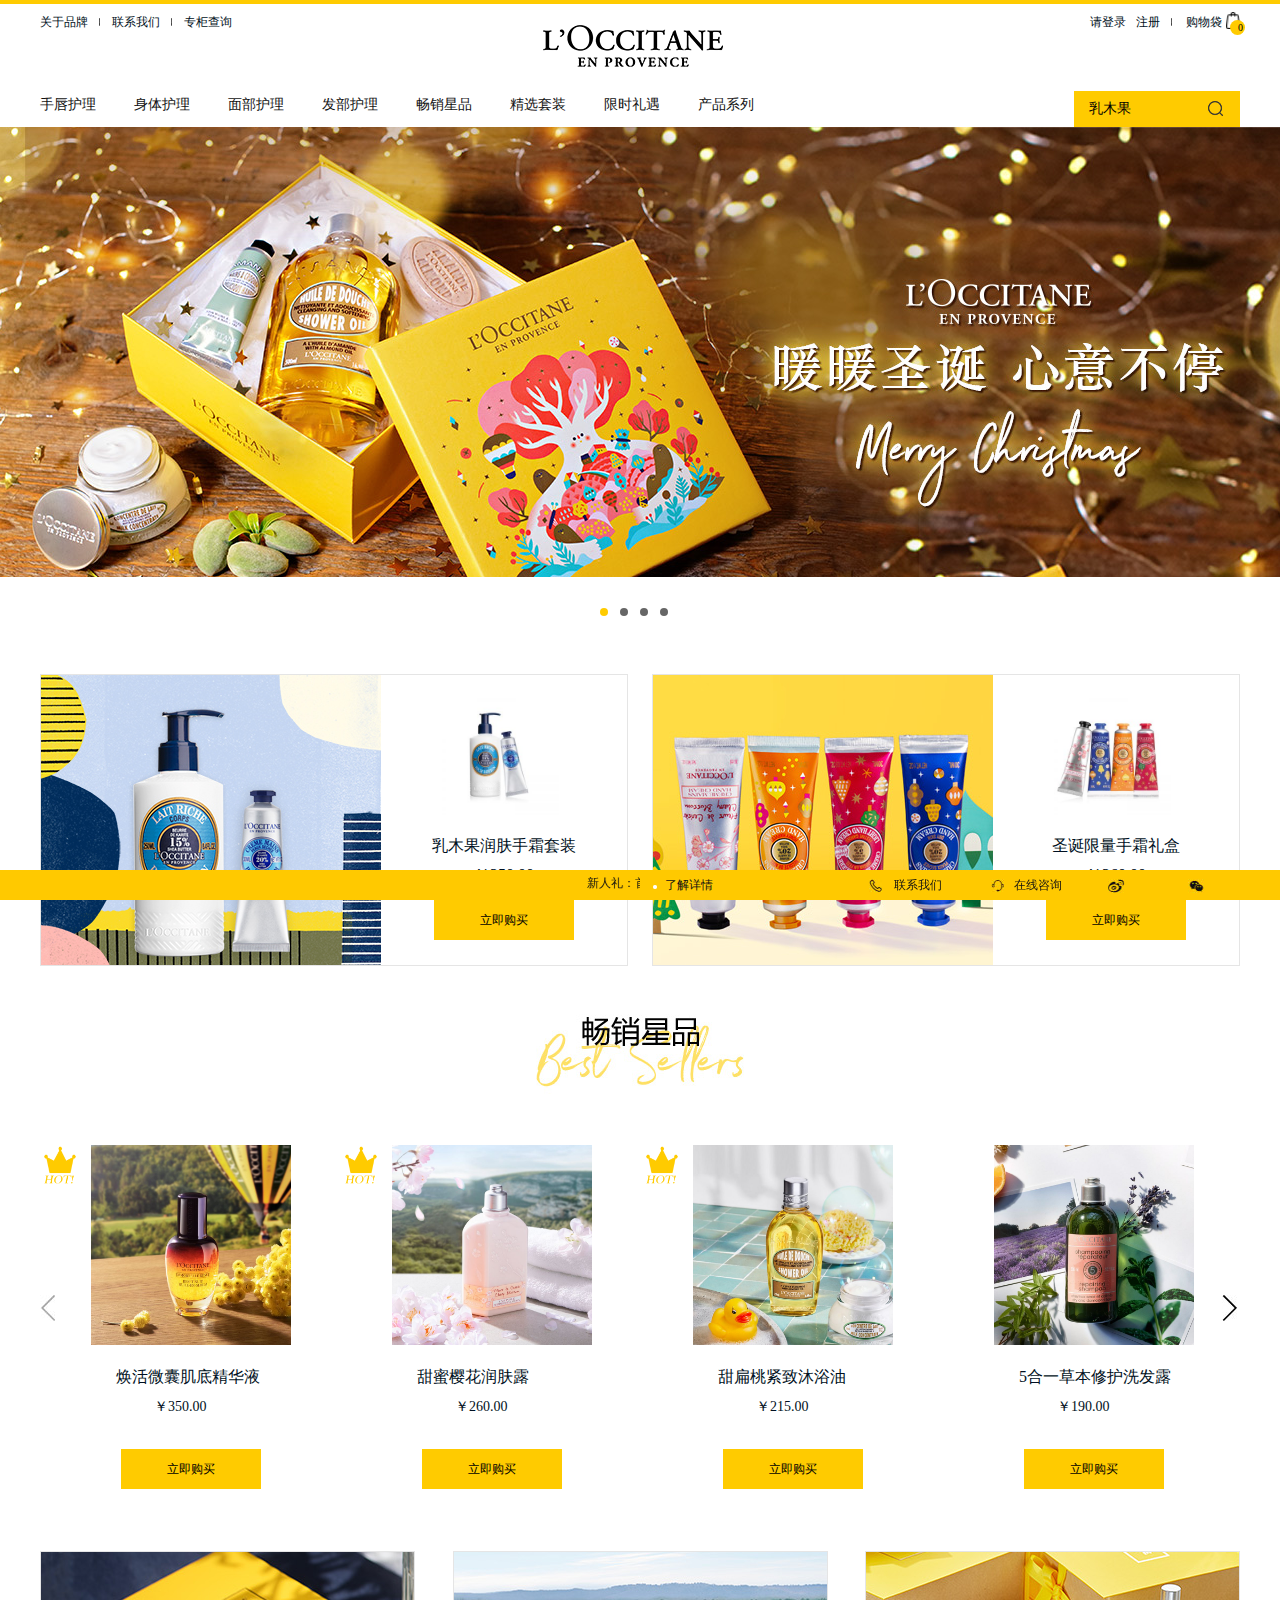
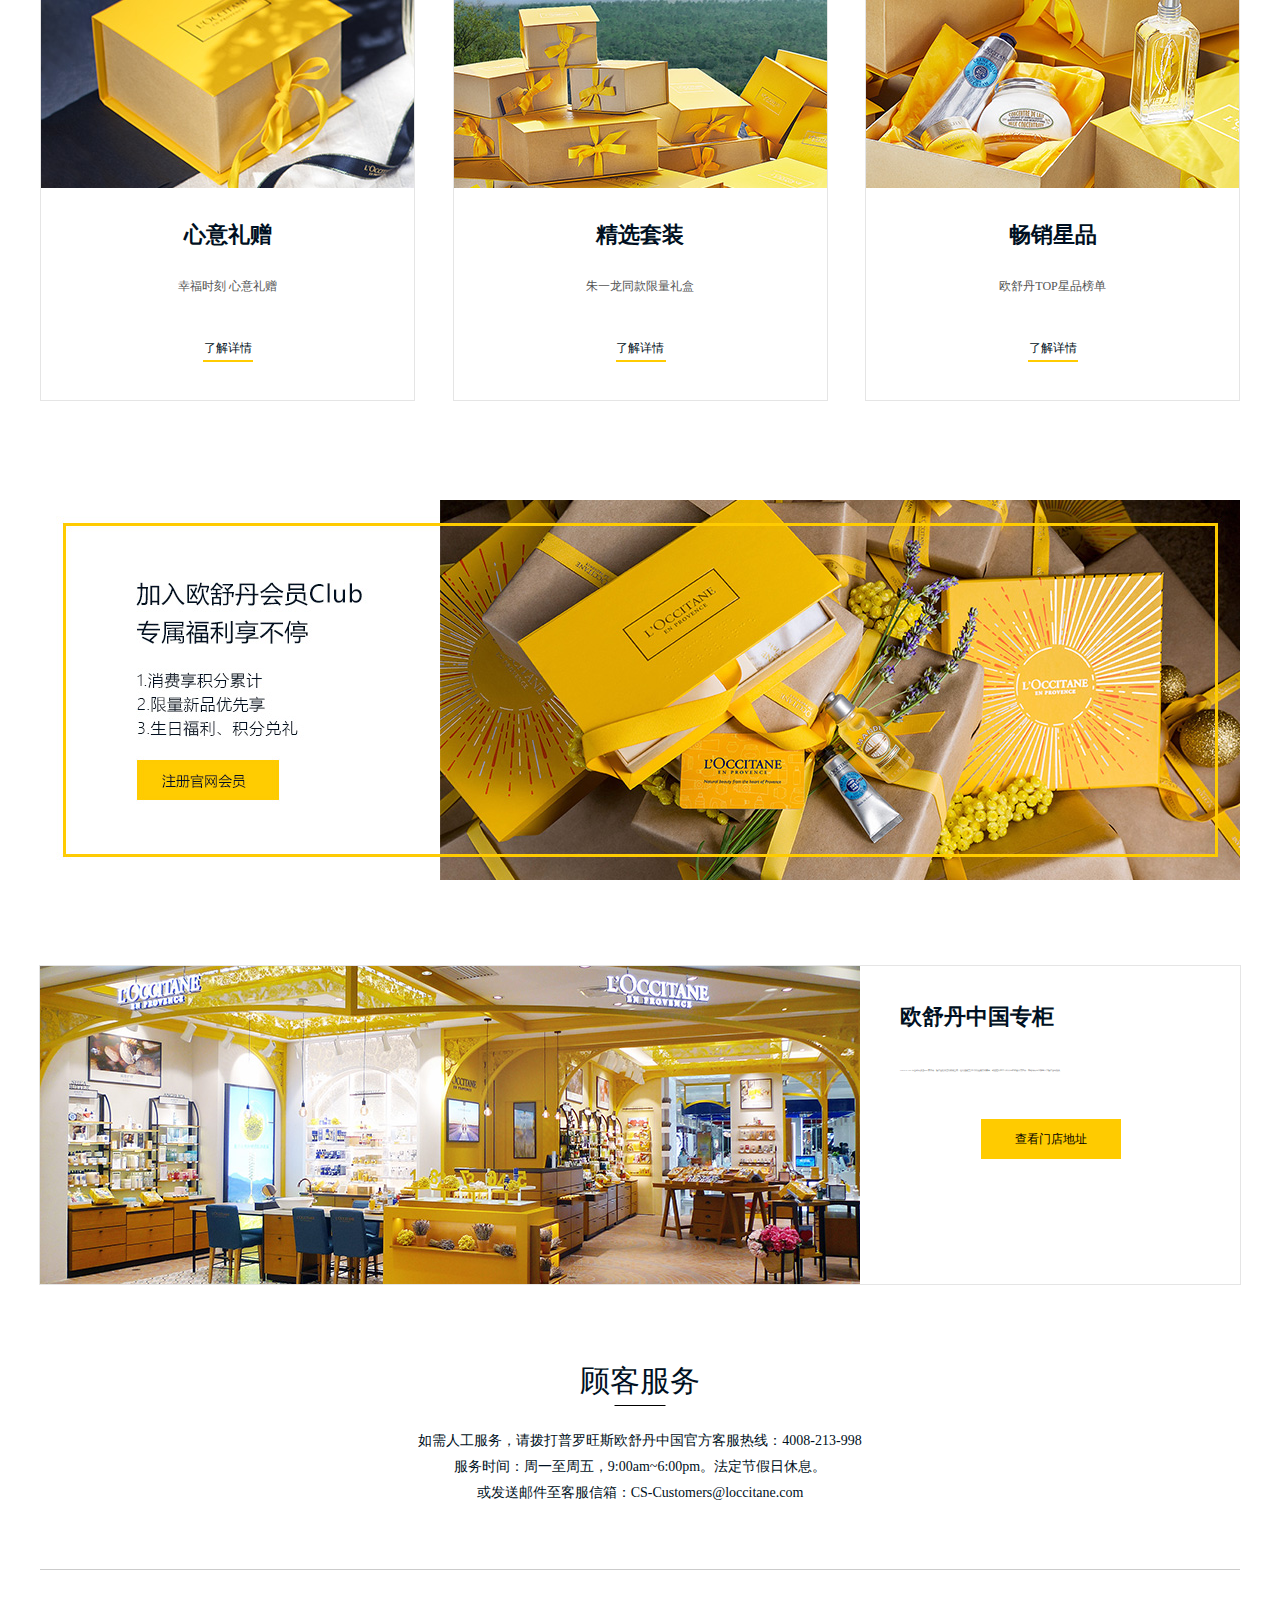
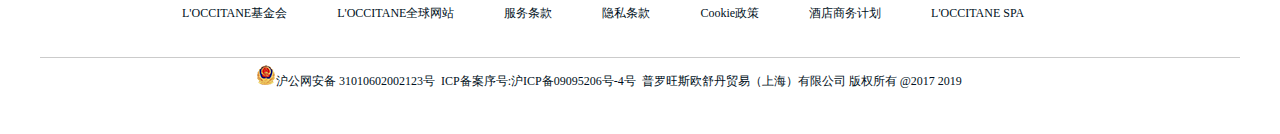
<file: index.html>
<!doctype html>
<html lang="en">
<head>
	<meta charset="UTF-8">
	<title>L'OCCITANE 欧舒丹官网|法国天然植物护肤保养品牌</title>
	<link rel="shortcut icon" href="img/icon.ico" />
	<link rel="stylesheet" href="Common/common.css">
	<link rel="stylesheet" href="css/index.css">
</head>
<body>
	<!-- header -->
	<header>	
	</header>
	<!-- 吸顶效果 -->
	<div class="ScrollTopBox">
	</div>
	<!-- 二级菜单 -->
	<div class="second1">	
	</div>
	<!-- banner----->
	<div class="banner">
	<!-- 图片盒子（轮播的图片） -->
	     <!-- 可视窗口的宽度 -->
		<div class="slice">
			<!-- 存放让图片排列在一行的盒子 -->
			 <div class="sliceBox">
				 <!-- 为了实现无缝连接，多放两张图片 -->
				<!-- 最后一张 -->
				<div class="sliceItem"><img src="img/3.jpg"></div>
				<!-- 显示的图片 -->
				<div class="sliceItem"><img src="img/0.jpg"></div>
				<div class="sliceItem"><img src="img/1.jpg"></div>
				<div class="sliceItem"><img src="img/2.jpg"></div>
				<div class="sliceItem"><img src="img/3.jpg"></div>
				<!-- 第一张 -->
				<div class="sliceItem"><img src="img/0.jpg"></div>
				
			</div>
		</div>
		<div class="bannerDot">
			<div class="dotBox">
				<div class="dot firstDot"></div>
				<div class="dot"></div>
				<div class="dot"></div>
				<div class="dot"></div>
			</div>
		</div>
	</div>
	<!-- ImageList -->
	<div class="ImageListBox">
		<div class="ProductBody">
			<div class="ProductBigBody">
				<img src="img/i1.jpg" alt="">
				<div class="smallBox">
					<div class="handSeri">
						<img src="img/s1.jpg" alt="">
					</div>
					<a href="">乳木果润肤手霜套装</a>
					<p>￥350.00</p>
					<div class="Salebtn">
						立即购买
					</div>
				</div>
			</div>
			<div class="ProductBigBody">
				<img src="img/i2.jpg" alt="">
				<div class="smallBox">
					<div class="handSeri">
						<img src="img/s2.jpg" alt="">
					</div>
					<a href="">圣诞限量手霜礼盒</a>
					<p>￥360.00</p>
					<div class="Salebtn">
						立即购买
					</div>
				</div>
			</div>
		</div>
	</div>
	<!-- Hot -->
	<div class="hotBox">
		<div class="hot">
			<p class="hotTitle">
				<img src="img/Title.jpg" alt="">
			</p>
			<div class="hotStar">
				<div class="hotStarBox">
					<div class="starBox">
						<img src="img/star.jpg" alt="" class="hotIcon">
						<img src="img/leftArrow.jpg" alt="" class="leftArrow">
					    <img src="img/hot1.jpg" alt=""  class="hotPic">
					</div>
					<a href="">焕活微囊肌底精华液</a>
					<p>￥350.00</p>
					<div class="Starbtn">
						立即购买
					</div>
				</div>
				<div class="hotStarBox">
					<div class="starBox">
						<img src="img/star.jpg" alt="" class="hotIcon">
					    <img src="img/hot2.jpg" alt=""  class="hotPic">
					</div>
					<a href="">甜蜜樱花润肤露</a>
					<p>￥260.00</p>
					<div class="Starbtn">
						立即购买
					</div>
				</div>
				<div class="hotStarBox">
					<div class="starBox">
						<img src="img/star.jpg" alt="" class="hotIcon">
					    <img src="img/hot3.jpg" alt=""  class="hotPic">
					</div>
					<a href="">甜扁桃紧致沐浴油 </a>
					<p>￥215.00</p>
					<div class="Starbtn">
						立即购买
					</div>
				</div>
				<div class="hotStarBox">
					<div class="starBox">
					    <img src="img/hot4.jpg" alt=""  class="hotPic">
						<img src="img/rightArrow.jpg" alt="" class="rightArrow">
					</div>
					<a href="">5合一草本修护洗发露</a>
					<p>￥190.00</p>
					<div class="Starbtn">
						立即购买
					</div>
				</div>
				<div class="hotStarBox">
					<div class="starBox">
					    <img src="img/hot4.jpg" alt=""  class="hotPic">
						<img src="img/LArrow.jpg" alt="" class="leftArrow">
					</div>
					<a href="">5合一草本修护洗发露</a>
					<p>￥190.00</p>
					<div class="Starbtn">
						立即购买
					</div>
				</div>
				<div class="hotStarBox">
						<div class="starBox">
							<img src="img/star.jpg" alt="" class="hotIcon">
						    <img src="img/hot5.jpg" alt=""  class="hotPic">
						</div>
						<a href="">甜蜜樱花润肤露</a>
						<p>￥260.00</p>
						<div class="Starbtn">
							立即购买
						</div>
					</div>
				<div class="hotStarBox">
					<div class="starBox">
						<img src="img/star.jpg" alt="" class="hotIcon">
						<img src="img/hot6.jpg" alt=""  class="hotPic">
					</div>
					<a href="">甜扁桃紧致沐浴油 </a>
					<p>￥215.00</p>
					<div class="Starbtn">
						立即购买
					</div>
				</div>
				<div class="hotStarBox">
						<div class="starBox">
							<img src="img/star.jpg" alt="" class="hotIcon">
							<img src="img/RArrow.jpg" alt="" class="rightArrow">
						    <img src="img/hot7.jpg" alt=""  class="hotPic">
						</div>
						<a href="">焕活微囊肌底精华液</a>
						<p>￥350.00</p>
						<div class="Starbtn">
							立即购买
						</div>
					</div>
				</div>
			</div>
		</div>
	</div>
	<!-- Gift -->
	<div class="GiftBox">
		<div class="Gift">
			<div class="giftSmBox">
				<img src="img/gift1.jpg" alt="">
				<div class="giftDes">
					<h2 class="giftH">心意礼赠</h2>
					<p class="giftP">幸福时刻 心意礼赠</p>
					<p class="giftDetail">了解详情</p>
				</div>
			</div>
			<div class="giftSmBox">
				<img src="img/gift2.jpg" alt="">
				<div class="giftDes">
					<h2 class="giftH">精选套装</h2>
					<p class="giftP">朱一龙同款限量礼盒</p>
					<p class="giftDetail">了解详情</p>
				</div>
			</div>
			<div class="giftSmBox">
				<img src="img/gift3.jpg" alt="">
				<div class="giftDes">
					<h2 class="giftH">畅销星品</h2>
					<p class="giftP">欧舒丹TOP星品榜单</p>
					<p class="giftDetail">了解详情</p>
				</div>
			</div>
		</div>
	</div>
	<!-- Club -->
	<div class="clubBox">
		<div class="club">
			<img src="img/offical.jpg" alt="">
		</div>
	</div>
	<!-- house -->
	<div class="houseBox">
		<div class="house">
			<img src="img/house.jpg" alt="" class="houseIcon">
			<div class="houseDes">
				<h2 class="houseH">欧舒丹中国专柜</h2>
				<p class="houseP">L'OCCITANE在全球有超过2000家店铺，提供温暖舒适的购物空间，让您感受普罗旺斯的温馨美好氛围。欢迎莅临中国大陆各专柜体验各式产品，并现场有专业指导人员提供咨询服务。</p>
				<div class="location">
					查看门店地址
				</div>
			</div>
		</div>
	</div>
	<!-- Custom -->
	<div class="customBox">
		<div class="cursom">
			<h1 class="customH">顾客服务</h1>
			<p class="customP">如需人工服务，请拨打普罗旺斯欧舒丹中国官方客服热线：4008-213-998</p>
			<p class="customP">服务时间：周一至周五，9:00am~6:00pm。法定节假日休息。</p>
			<p class="customP">或发送邮件至客服信箱：CS-Customers@loccitane.com</p>
		</div>
	</div>
	<!-- footer -->
	<footer>
	</footer>
</body>
<script src="js/jquery.js"></script>
<script src="js/index.js"></script>
<script>	
$("header").load("Common/top.html",function(){
	//登录注册事件
	$(".Login").click(function(){
		//跳转界面
		location.href="login.html";
	})
	$(".Register").click(function(){
		//跳转界面
		location.href="Register.html";
	})
	$(".saleStar").click(function(){
		//跳转界面
		location.href="Star.html";
	})
	//进入面部
	$(".skinOld").click(function(){
		//跳转界面
		location.href="Goods.html";
	})
});
$(".ScrollTopBox").load("Common/Scroll.html",function(){
	$(".NavList1").mouseover(function(){
			// 初始化
			$(".SecondBox1").css({display:"none"});
			$(".second1").css({display:"block"});
			$(".SecondNav").css({display:"block"});
			$(".second1").css({width:"100%",height:370});
			$(".SecondNav").css({width:1200,height:370});
			$(".second1").css({left:0,top:54});
			
			$(".SecondBox1").eq($(this).index()).css({display:"block"});
			if($(this).index()==4||$(this).index()==5){
				$(".second1").css({display:"none"});
			}
			if($(this).index()==6){
				$(".SecondNav").css({width:540,height:319});
			    $(".second1").css({width:540,height:319});
				$(".second1").css({left:600,top:45});
			}
			if($(this).index()==7){
				$(".second1").css({width:"100%",height:462});
				$(".second1").css({left:0,top:54});
			}
		});
	$(".second1").mouseover(function(){
		$(this).css({display:"block"});
	})
	$(".NavList1").mouseout(function(){
		$(".second1").css({display:"none"});
	})
	$(".second1").mouseout(function(){
		$(this).css({display:"none"});
	})
});
$(".second1").load("Common/Second.html",function(){
	$(".NavList").mouseover(function(){
		// 初始化
		$(".SecondBox").css({display:"none"});
		$(".second").css({display:"block"});
		$(".SecondNav").css({display:"block"});
		$(".second").css({width:"100%",height:370});
		$(".SecondNav").css({width:1200,height:370});
		$(".second").css({left:0,top:126});
		
		$(".SecondBox").eq($(this).index()).css({display:"block"});
		if($(this).index()==4||$(this).index()==5){
			$(".second").css({display:"none"});
			$(".second1").css({display:"none"});
		}
		if($(this).index()==6){
			$(".SecondNav").css({width:540,height:319});
		    $(".second").css({width:540,height:319});
			$(".second").css({left:430,top:126});
		}
		if($(this).index()==7){
			$(".second").css({width:"100%",height:462});
			$(".second").css({left:0,top:126});
		}
	});
	$(".second").mouseover(function(){
		$(this).css({display:"block"});
	})
	$(".NavList").mouseout(function(){
		$(".second").css({display:"none"});
	})	
	$(".second").mouseout(function(){
		$(this).css({display:"none"});
	})
});
$("footer").load("Common/contact.html",function(){});
</script>
</file>
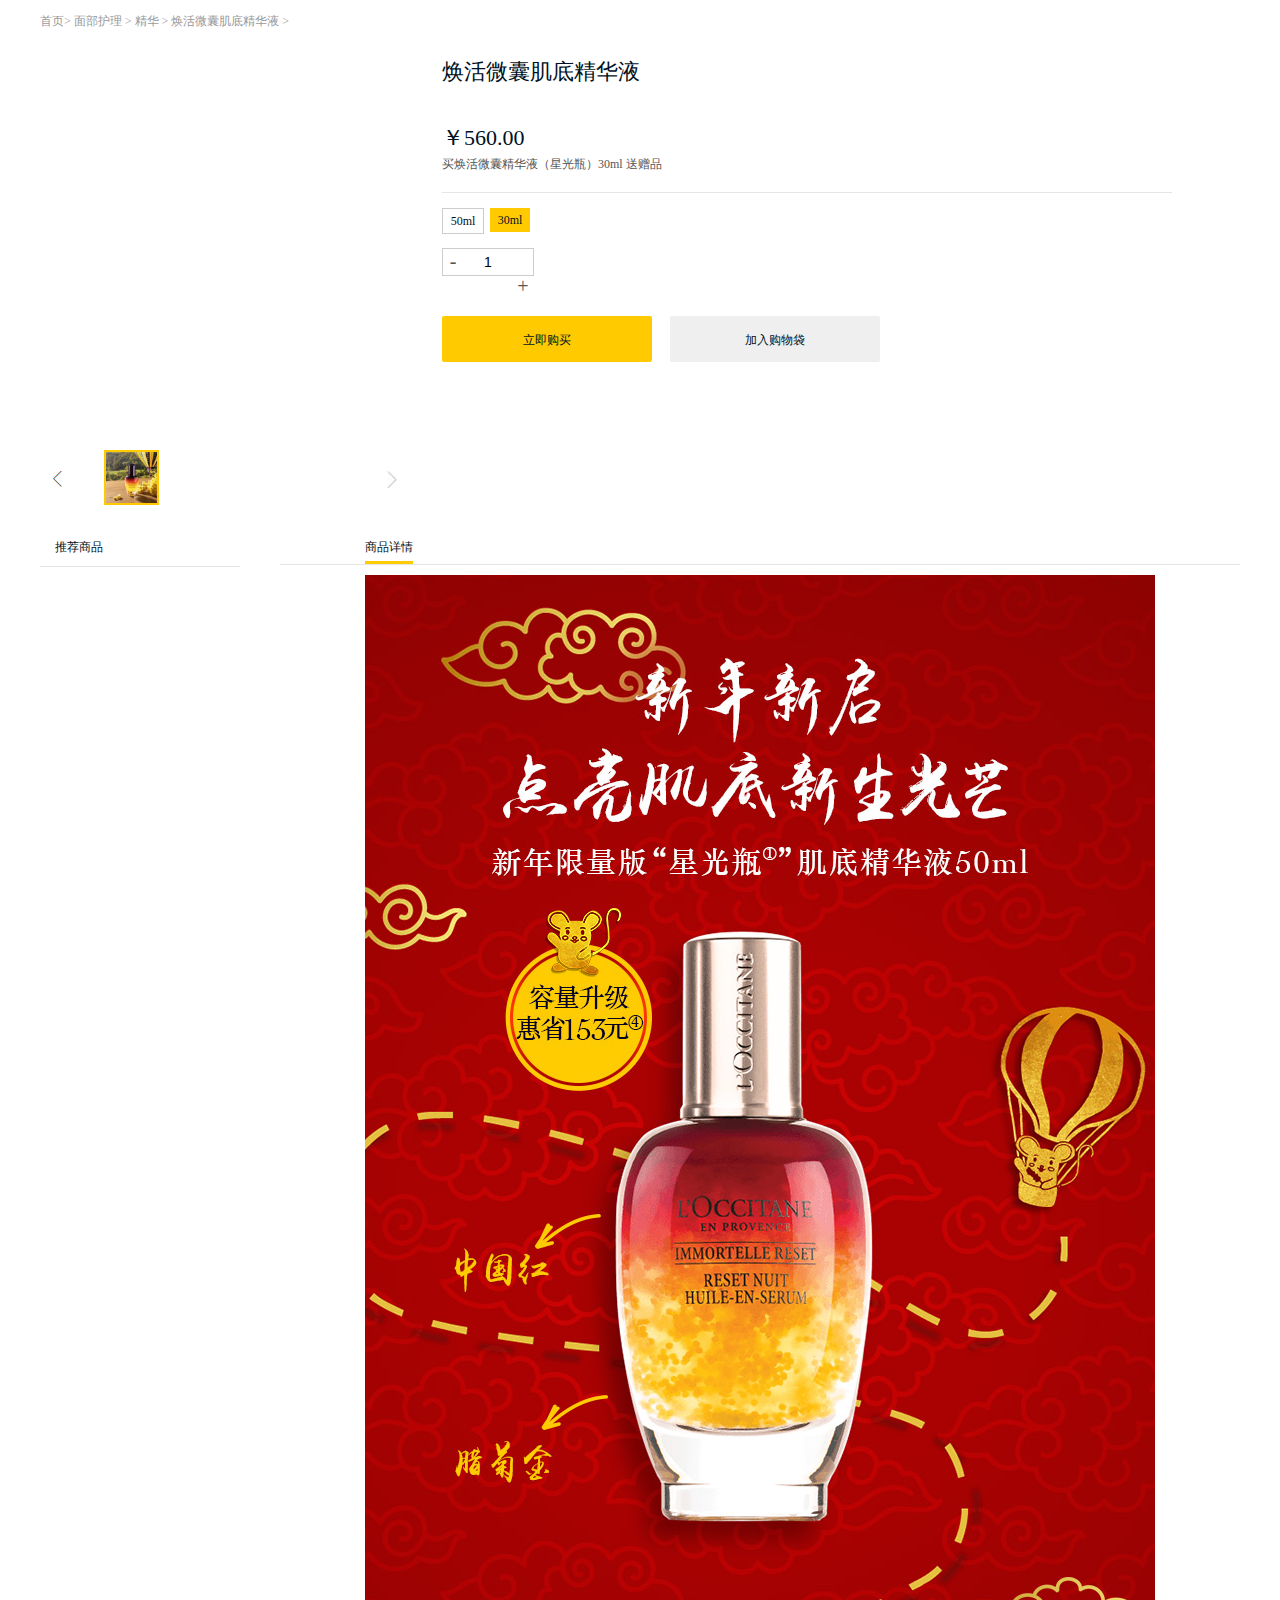
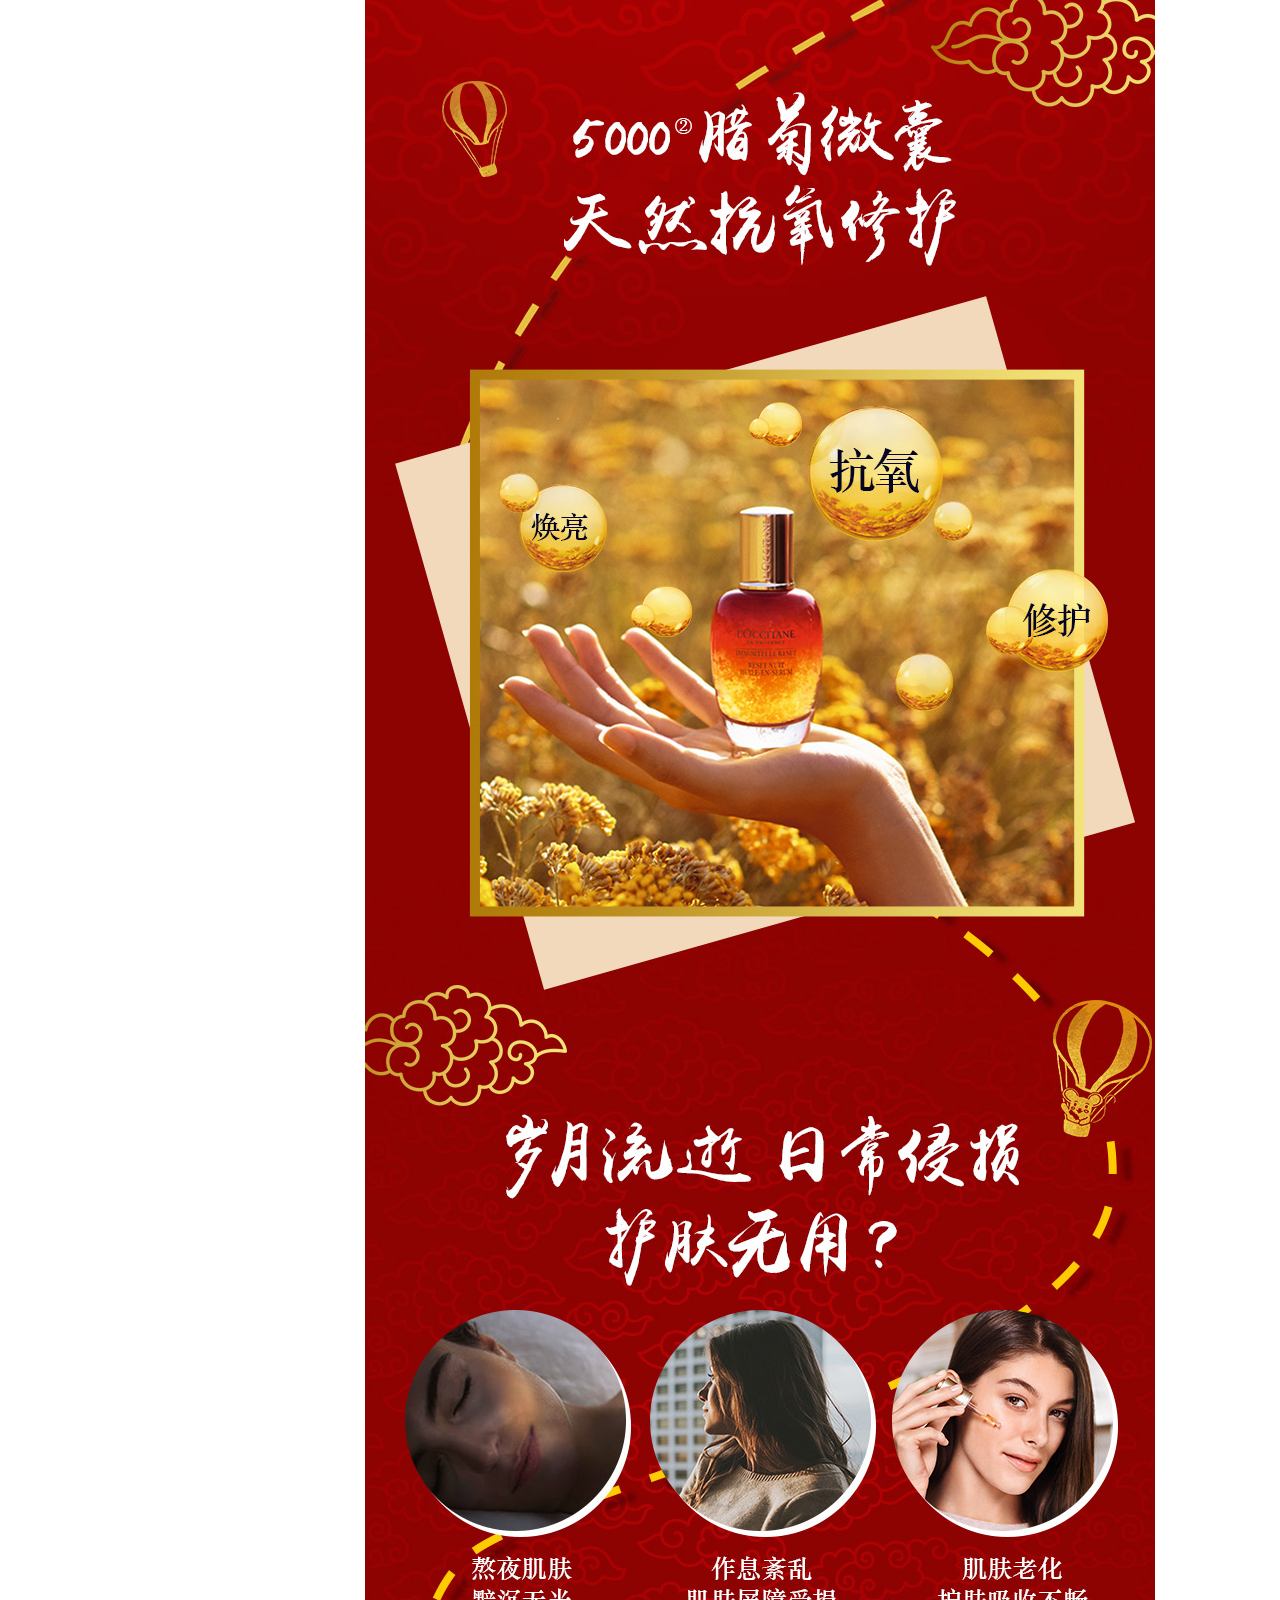
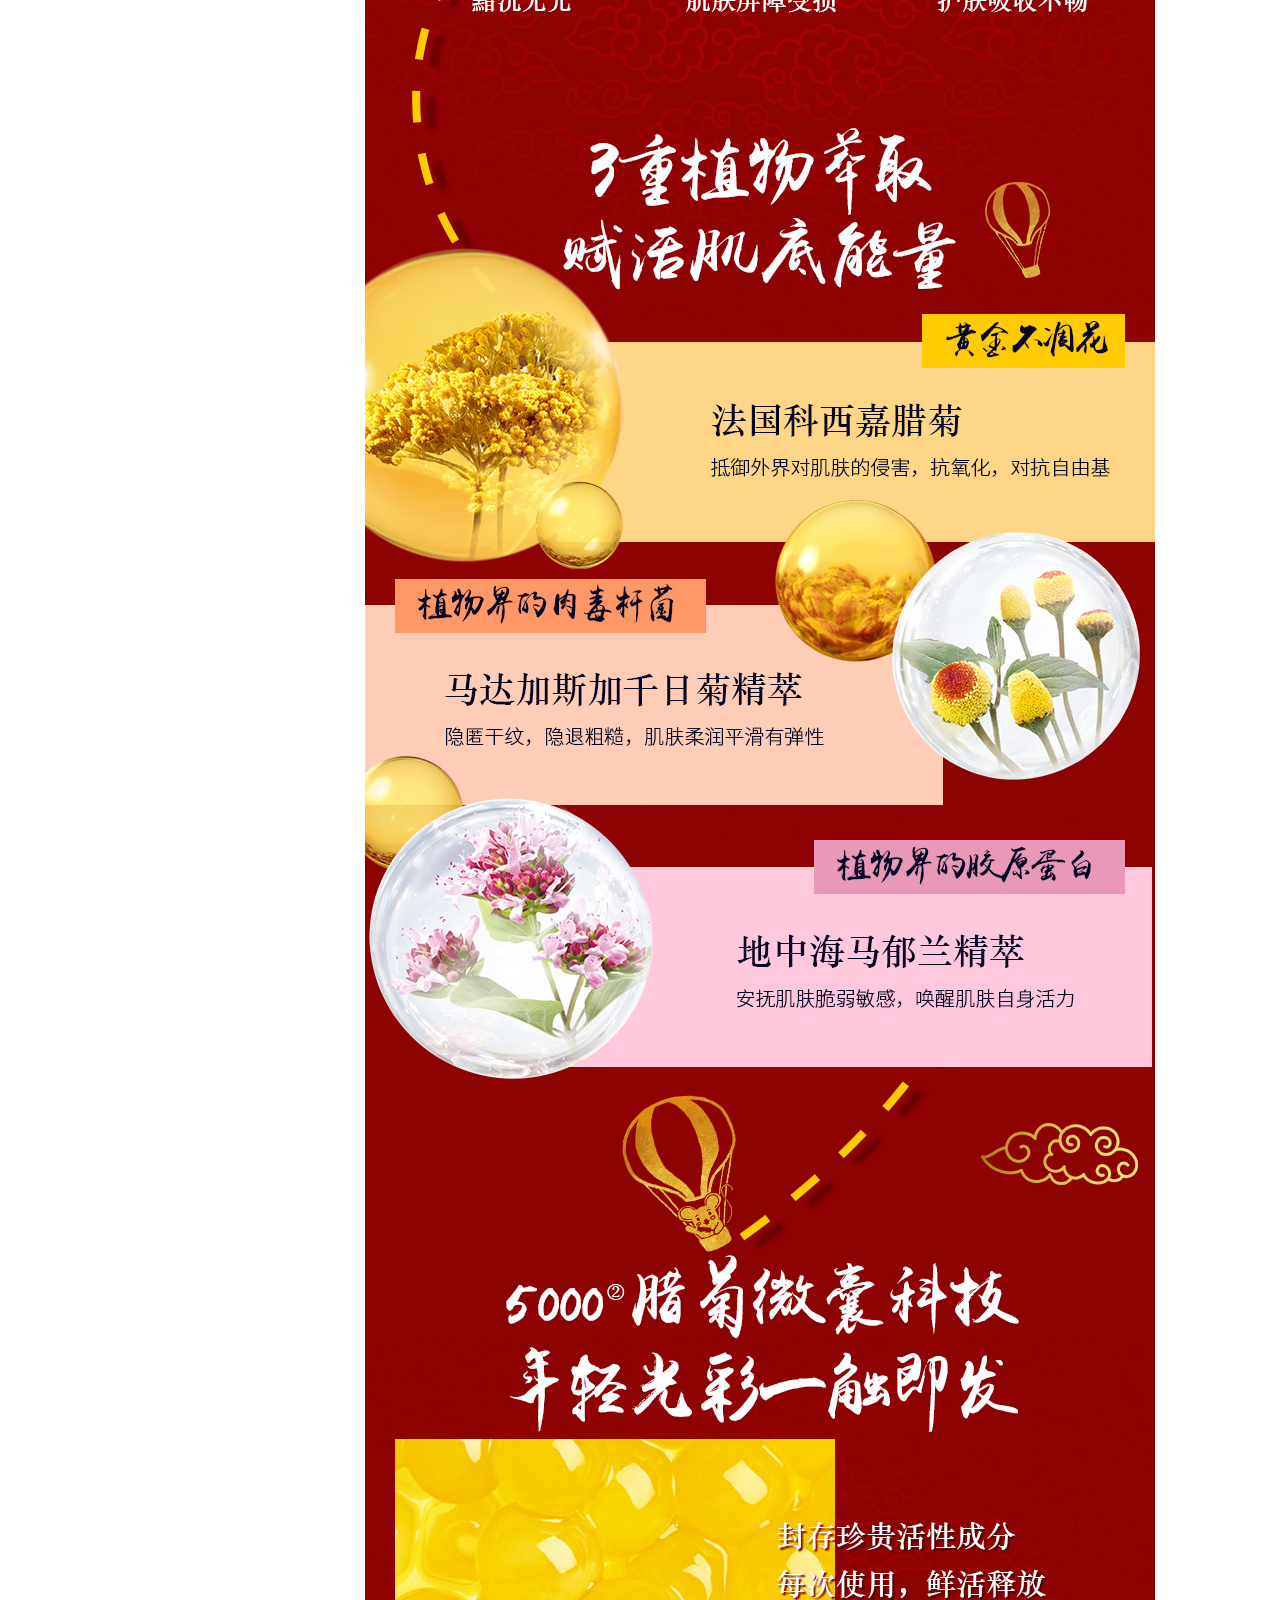
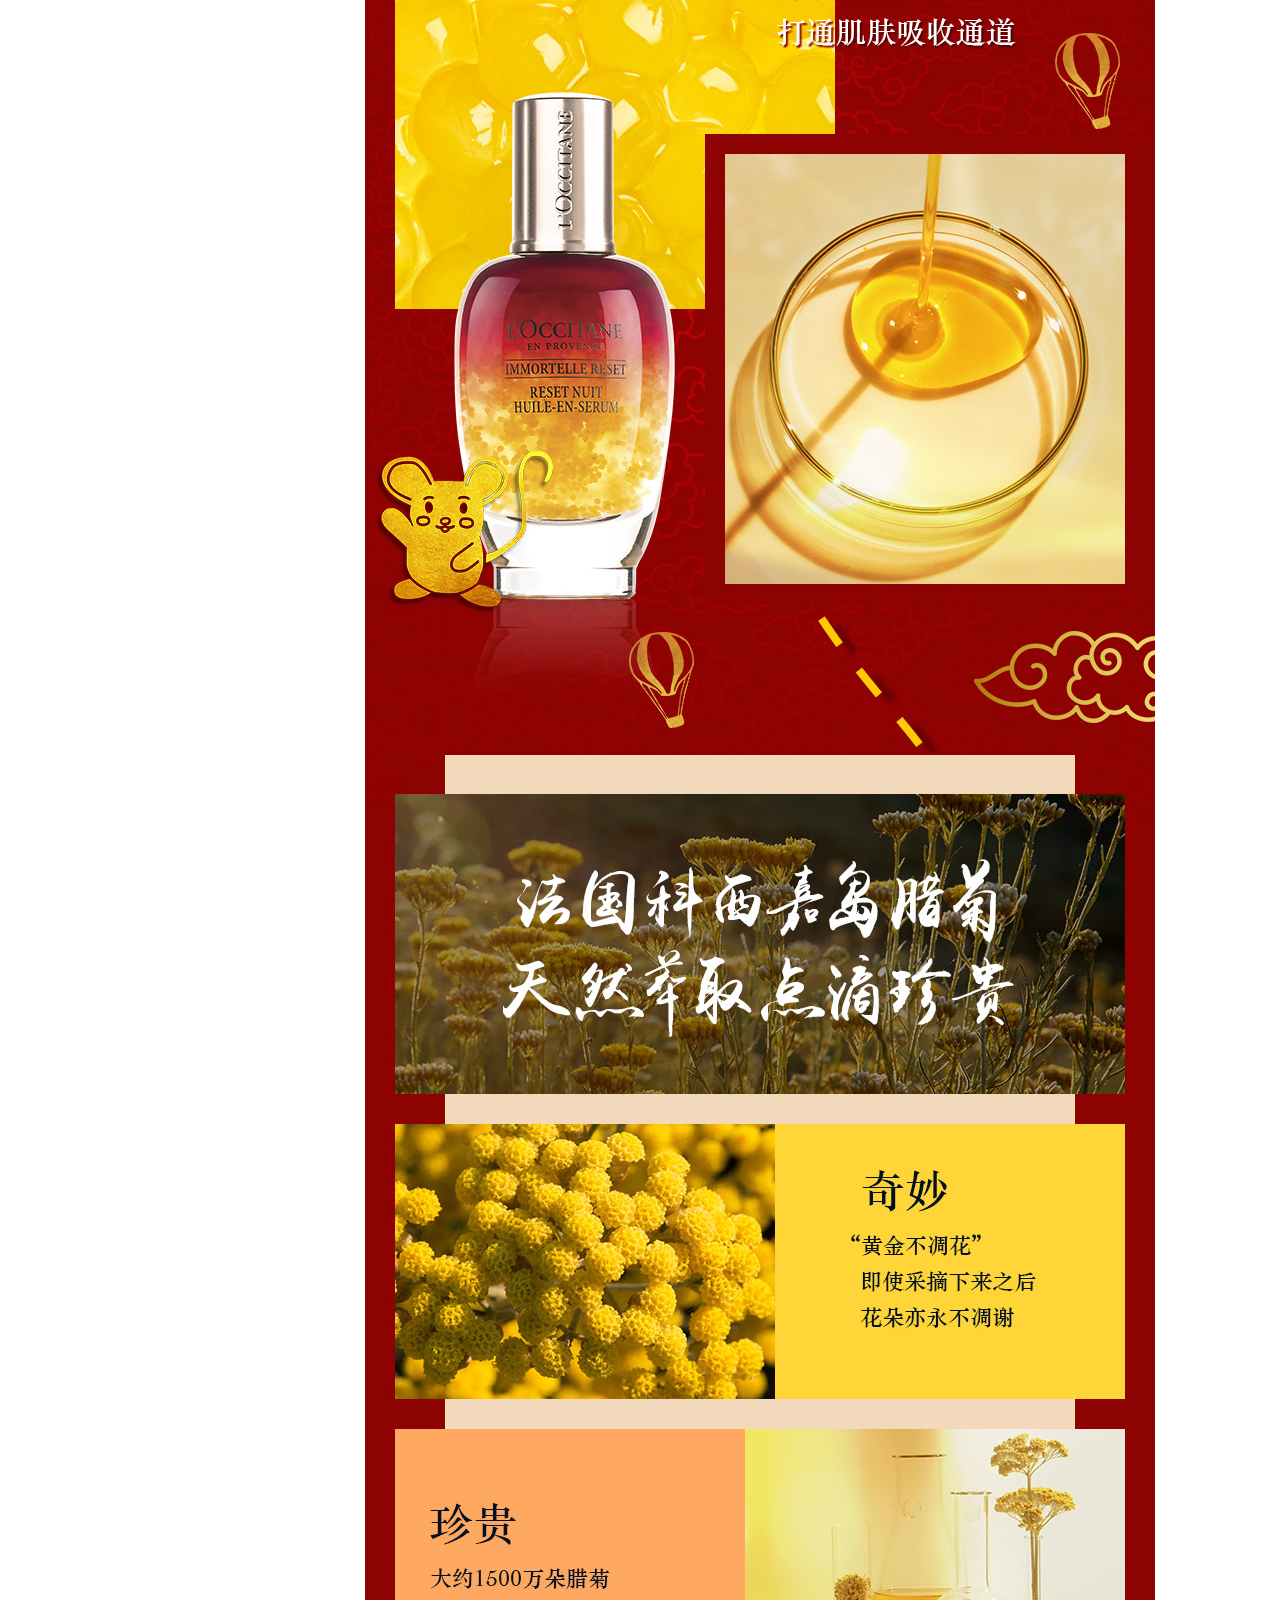
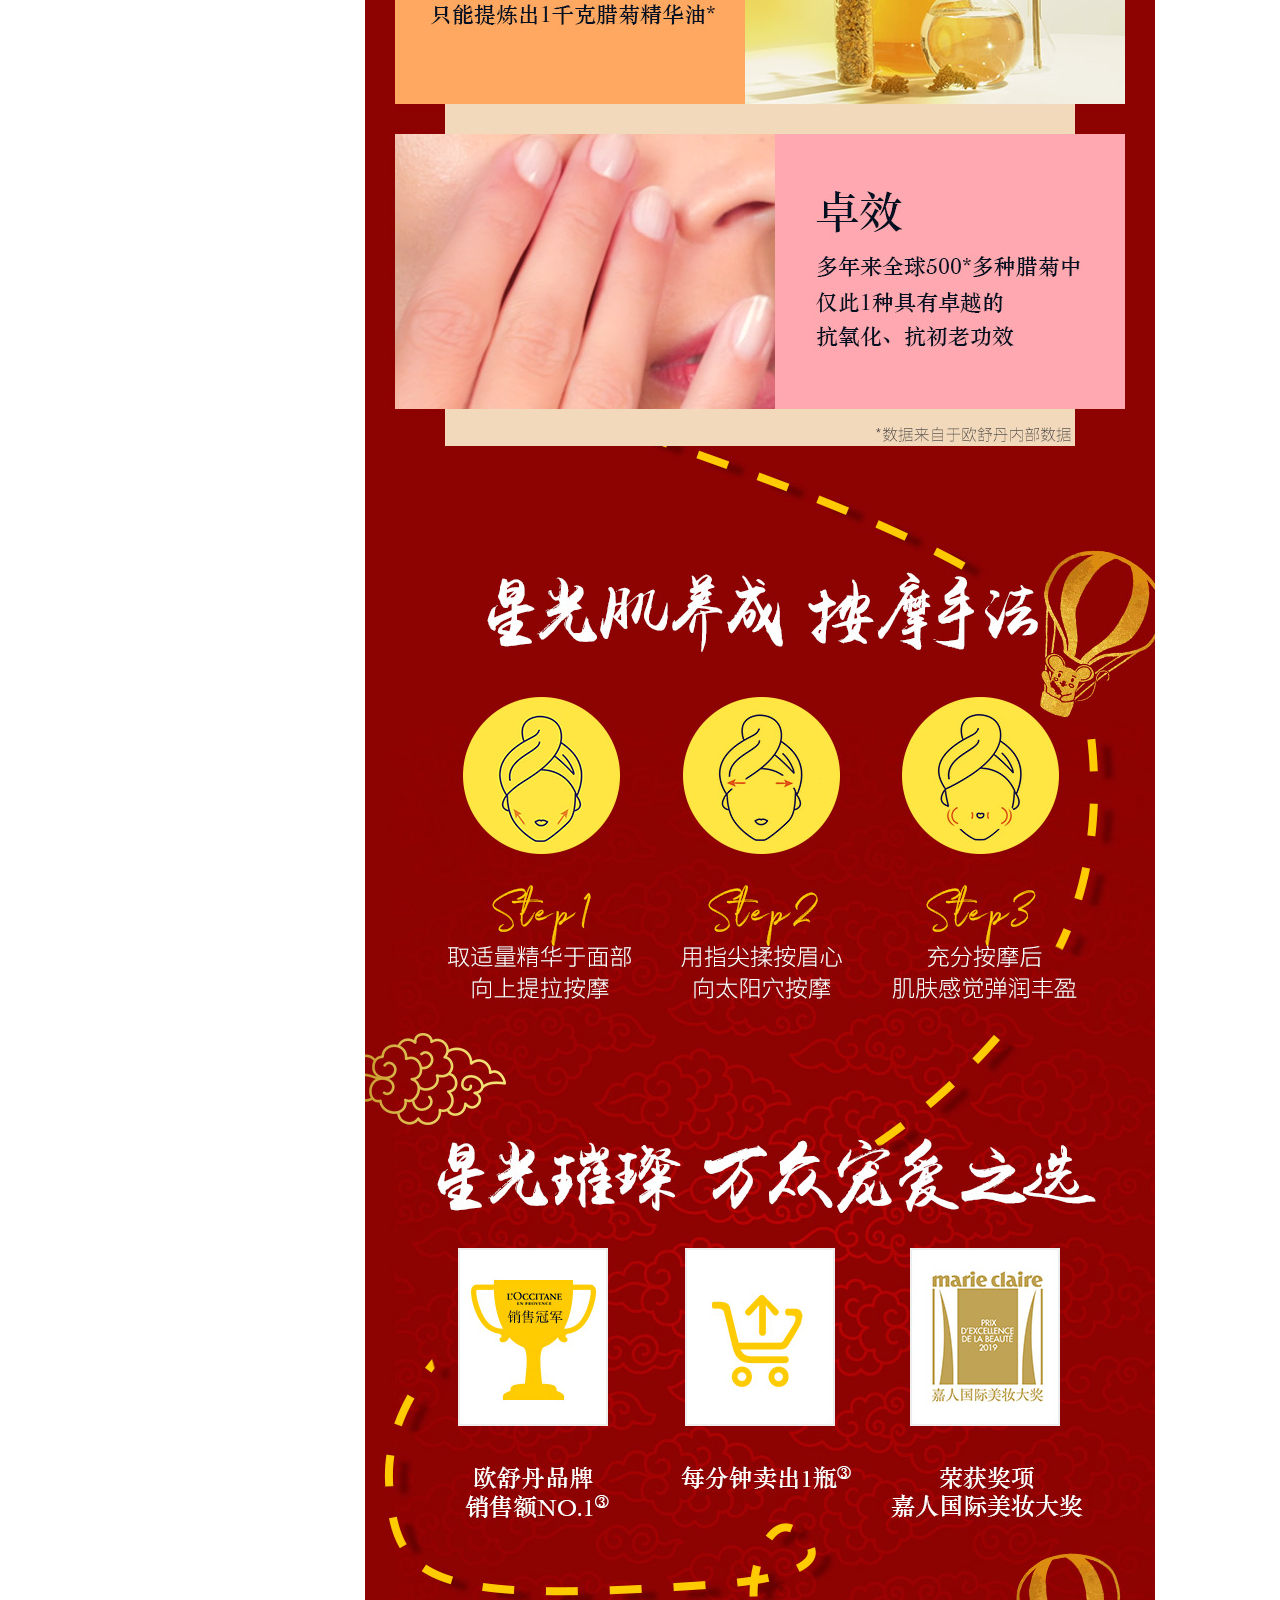
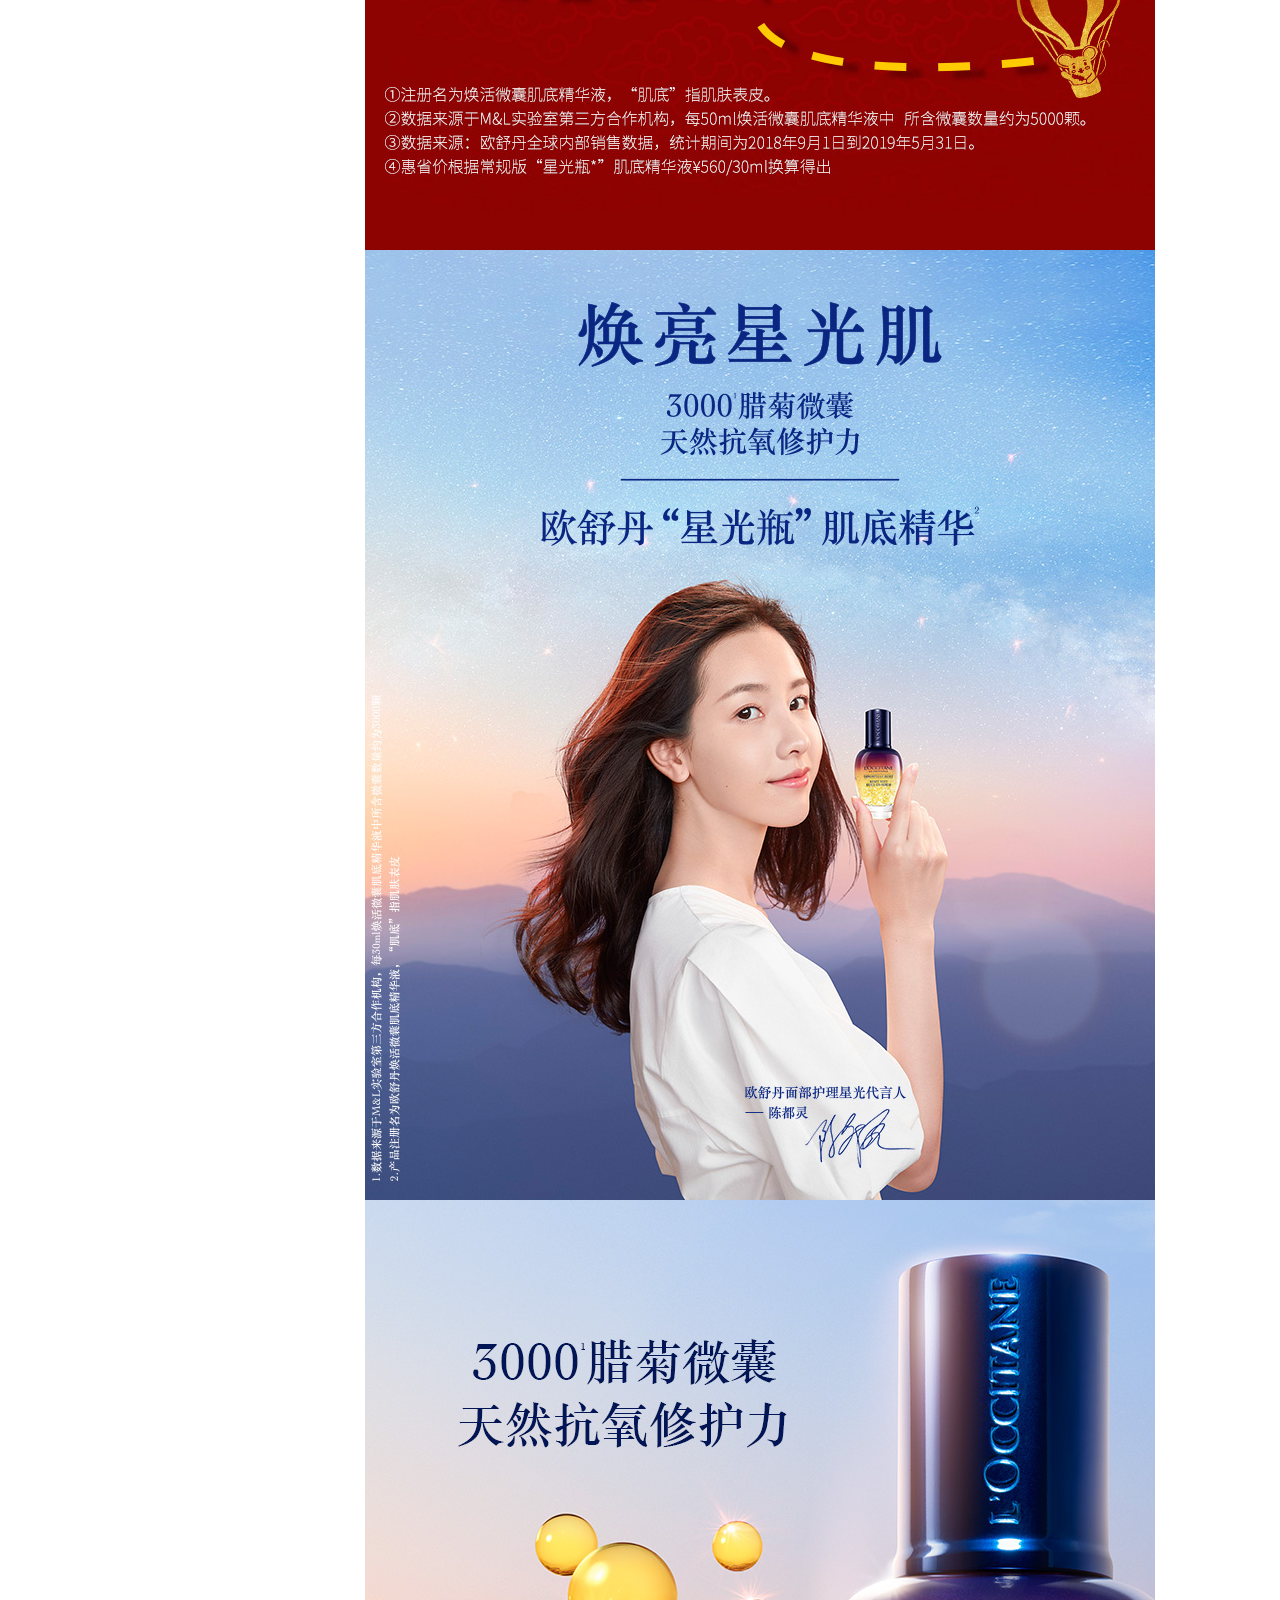
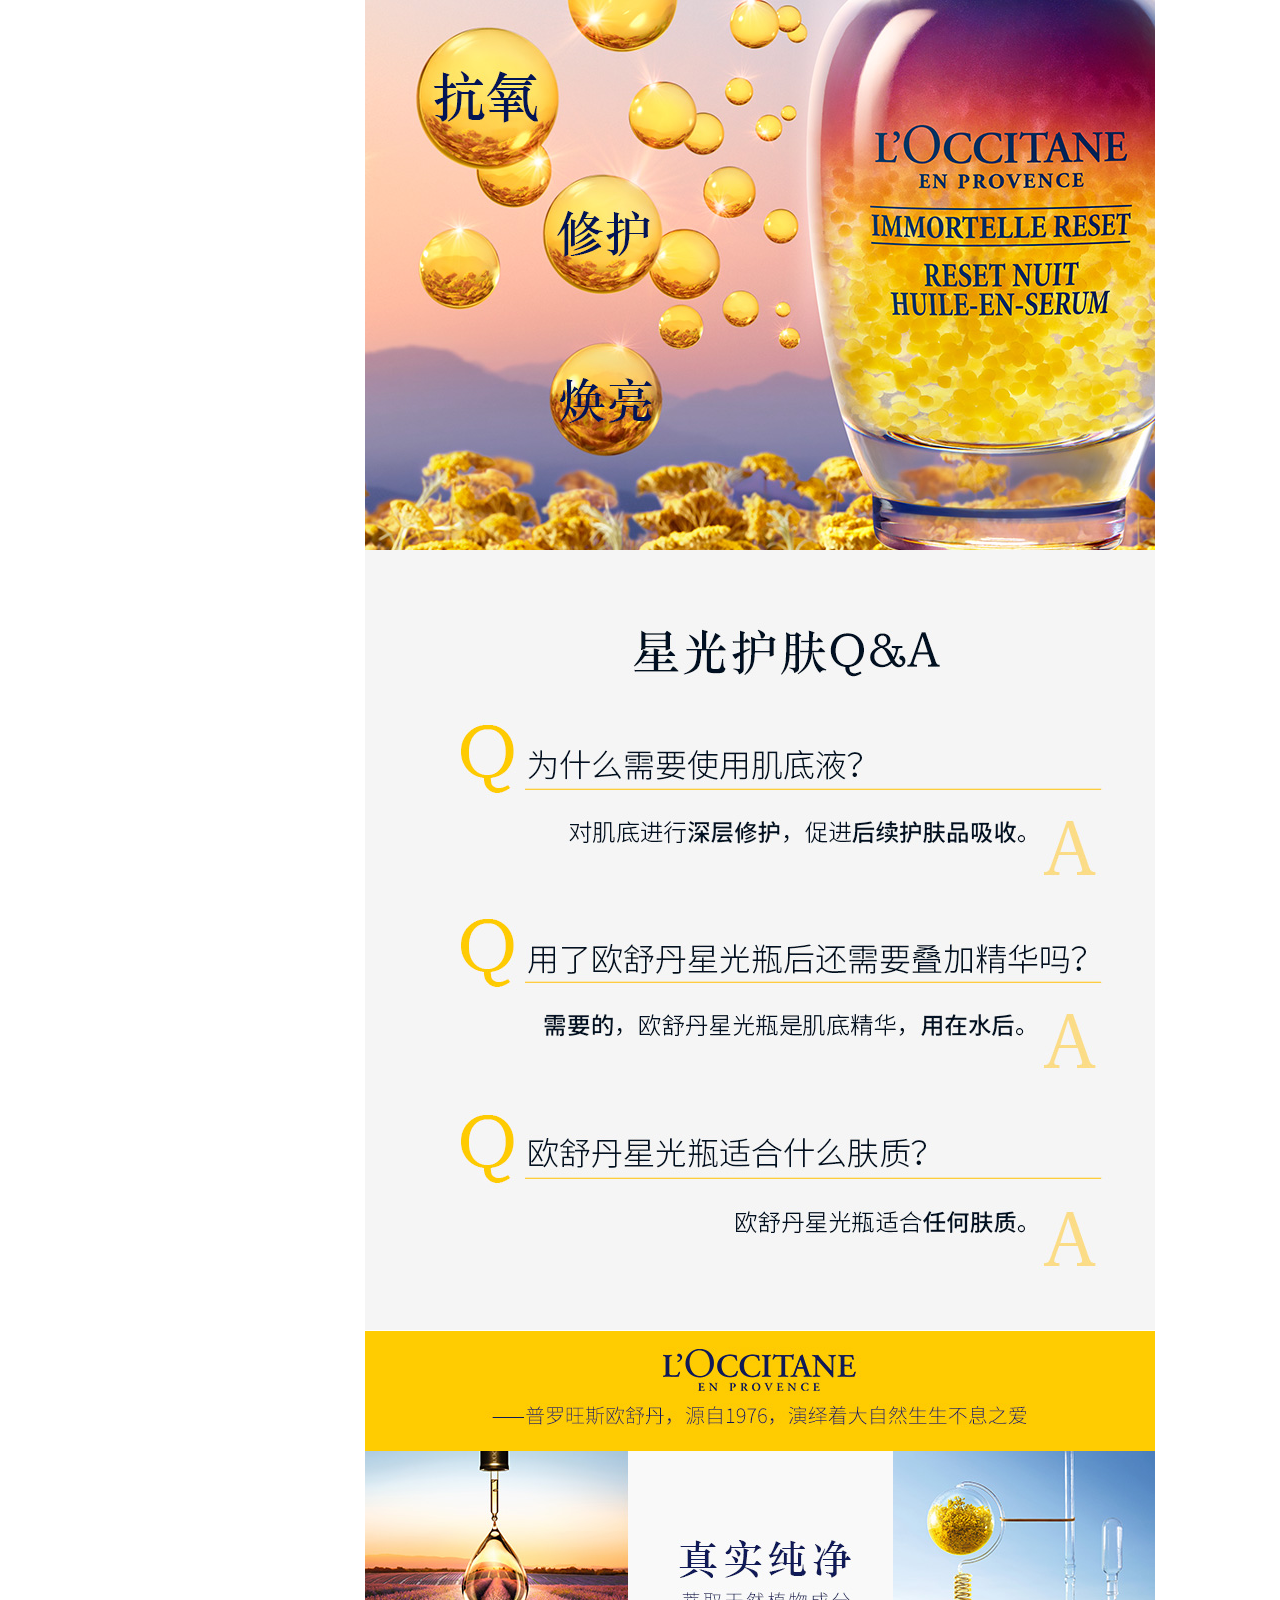
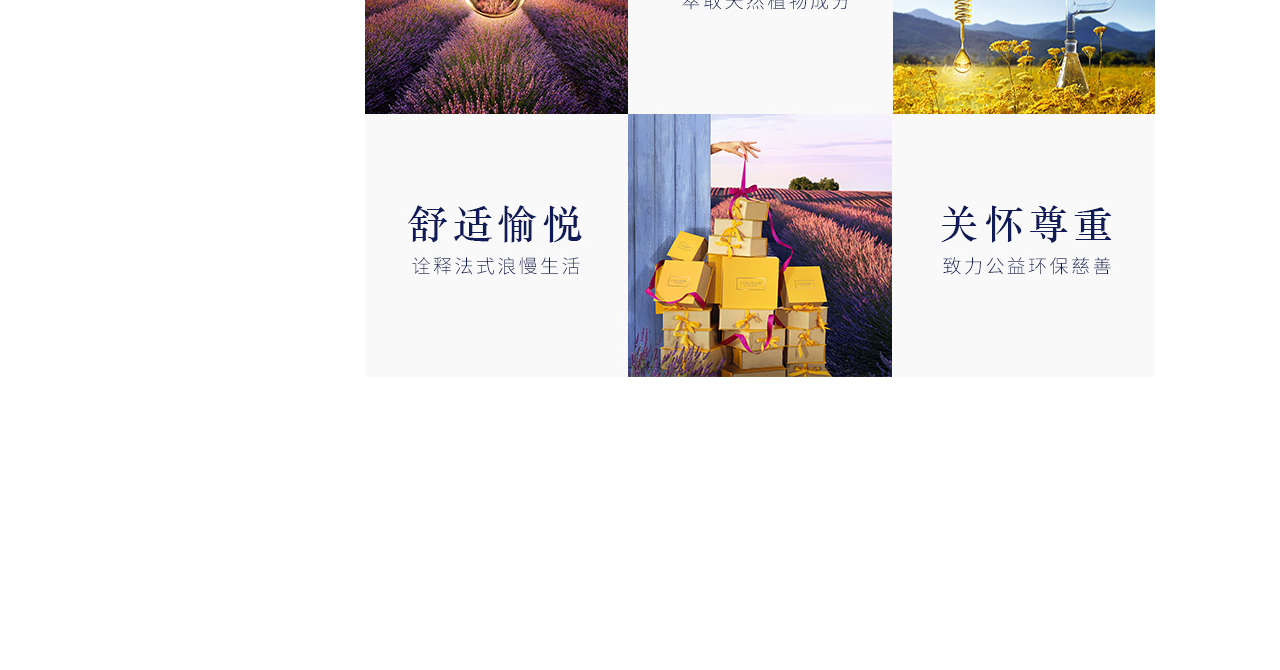
<file: detail.html>
<!DOCTYPE html>
<html>
	<head>
		<meta charset="UTF-8">
		<title>畅销星品_L'OCCITANE 欧舒丹官网|法国天然植物护肤保养品牌</title>
		<link rel="shortcut icon" href="img/icon.ico" />
		<link rel="stylesheet" href="Common/common.css">
		<link rel="stylesheet" href="css/index.css">
		<link rel="stylesheet" href="css/detail.css">
	</head>
	<body>
		<!-- header -->
		<!-- <header>	
		</header> -->
		<!-- 吸顶效果 -->
		<!-- <div class="ScrollTopBox">
		</div> -->
		<!-- 二级菜单 -->
		<!-- <div class="second1">	
		</div> -->
		<!-- 页面导航 -->
		<div class="htmlNavBox">
			<div class="htmlNav">
			首页> 面部护理 > 精华 > 焕活微囊肌底精华液 > 
			</div>
		</div>
		<!-- 商品详情 -->
		<div class="GoodContainerBox">
			<div class="GoodContainer">
				<div class="small_ProIcon">
					<div class="small-box">
						<div id="mask">
						</div>
						<div class="ProductIcon">
							<div class="leftArrowNew">
								<img src="img/LL.jpg" alt="" class="LL">
							</div>
							<div class="ProductImgList">
								<img src="img/sma1.jpg" alt="" class="smallIcon">
								<!-- <img src="img/sma2.jpg" alt="" class="smallIcon">
								<img src="img/sma3.jpg" alt="" class="smallIcon">
								<img src="img/sma4.jpg" alt="" class="smallIcon"> -->
							</div>
							<div class="RightArrowNew">
								<img src="img/RRR.jpg" alt="" class="RR">
							</div>
						</div>
					</div>
				</div>
				<div id="big-box">
				</div>
				<div class="Goodsdes">
					<h1 class="GoodsName">焕活微囊肌底精华液</h1>
					<div class="GoodsBox">
						<p class="GoodsPrice">￥560.00</p>
						<p class="text">买焕活微囊精华液（星光瓶）30ml 送赠品</p>
					</div>
					<div class="productBuy">
						<div class="specAttrBox">
							<a href="" class="specAttr">50ml</a>
							<a href="" class="specAttr1">30ml</a>
						</div>
						<div class="productAction">
							<div class="proQuan">
								<a href="-" class="btnDecrease">-</a>
								<input type="text" class="GoodsNum" value="1">
								<a href="" class="btnAdd">+</a>
							</div>
							<div class="BtnBox">
								<button class="BtnBuy">立即购买</button>
								<button class="BtnAdd">加入购物袋</button>
							</div>
						</div>
					</div>
				</div>
			</div>
		</div>
		<!-- 长图 -->
		<div class="LongImgBox">
			<div class="LongImg">
				<div class="proAdv">
					<p class="proRecommend">推荐商品</p>
				</div>
				<div class="proTag">
					<a class="proDetail">商品详情</a>
				</div>
				<div class="proIconBox">
					<div class="proIcon">
						<img src="img/9d4b59e.jpg" alt="">
						<img src="img/8f66cd7.jpg" alt="">
						<img src="img/b4c0a47.jpg" alt="">
						<img src="img/8054390.jpg" alt="">
						<img src="img/2243c99.jpg" alt="">
						<img src="img/1d0454d.jpg" alt="">
						<img src="img/4dccdb3.jpg" alt="">
						<img src="img/c9027d2.jpg" alt="">
					</div>
				</div>
			</div>
		</div>
		<!-- footer -->
		<footer>
		</footer>
	</body>
</html>
<script src="js/jquery.js"></script>
<!-- <script src="js/index.js"></script> -->
<script src="js/detail.js"></script>
<script>
	// $("header").load("Common/top.html",function(){});
	// $(".ScrollTopBox").load("Common/Scroll.html",function(){
	// 	$(".NavList1").mouseover(function(){
	// 			// 初始化
	// 			$(".SecondBox1").css({display:"none"});
	// 			$(".second1").css({display:"block"});
	// 			$(".SecondNav").css({display:"block"});
	// 			$(".second1").css({width:"100%",height:370});
	// 			$(".SecondNav").css({width:1200,height:370});
	// 			$(".second1").css({left:0,top:54});
	// 			
	// 			$(".SecondBox1").eq($(this).index()).css({display:"block"});
	// 			if($(this).index()==4||$(this).index()==5){
	// 				$(".second1").css({display:"none"});
	// 			}
	// 			if($(this).index()==6){
	// 				$(".SecondNav").css({width:540,height:319});
	// 			    $(".second1").css({width:540,height:319});
	// 				$(".second1").css({left:600,top:45});
	// 			}
	// 			if($(this).index()==7){
	// 				$(".second1").css({width:"100%",height:462});
	// 				$(".second1").css({left:0,top:54});
	// 			}
	// 		});
	// 	$(".second1").mouseover(function(){
	// 		$(this).css({display:"block"});
	// 	})
	// 	$(".NavList1").mouseout(function(){
	// 		$(".second1").css({display:"none"});
	// 	})
	// 	$(".second1").mouseout(function(){
	// 		$(this).css({display:"none"});
	// 	})
	// });
	// $(".second1").load("Common/Second.html",function(){
	// 	$(".NavList").mouseover(function(){
	// 		// 初始化
	// 		$(".SecondBox").css({display:"none"});
	// 		$(".second").css({display:"block"});
	// 		$(".SecondNav").css({display:"block"});
	// 		$(".second").css({width:"100%",height:370});
	// 		$(".SecondNav").css({width:1200,height:370});
	// 		$(".second").css({left:0,top:126});
	// 		
	// 		$(".SecondBox").eq($(this).index()).css({display:"block"});
	// 		if($(this).index()==4||$(this).index()==5){
	// 			$(".second").css({display:"none"});
	// 			$(".second1").css({display:"none"});
	// 		}
	// 		if($(this).index()==6){
	// 			$(".SecondNav").css({width:540,height:319});
	// 		    $(".second").css({width:540,height:319});
	// 			$(".second").css({left:430,top:126});
	// 		}
	// 		if($(this).index()==7){
	// 			$(".second").css({width:"100%",height:462});
	// 			$(".second").css({left:0,top:126});
	// 		}
	// 	});
	// 	$(".second").mouseover(function(){
	// 		$(this).css({display:"block"});
	// 	})
	// 	$(".NavList").mouseout(function(){
	// 		$(".second").css({display:"none"});
	// 	})	
	// 	$(".second").mouseout(function(){
	// 		$(this).css({display:"none"});
	// 	})
	// });
	// 
	// $("footer").load("Common/contact.html",function(){});
</script>
</file>
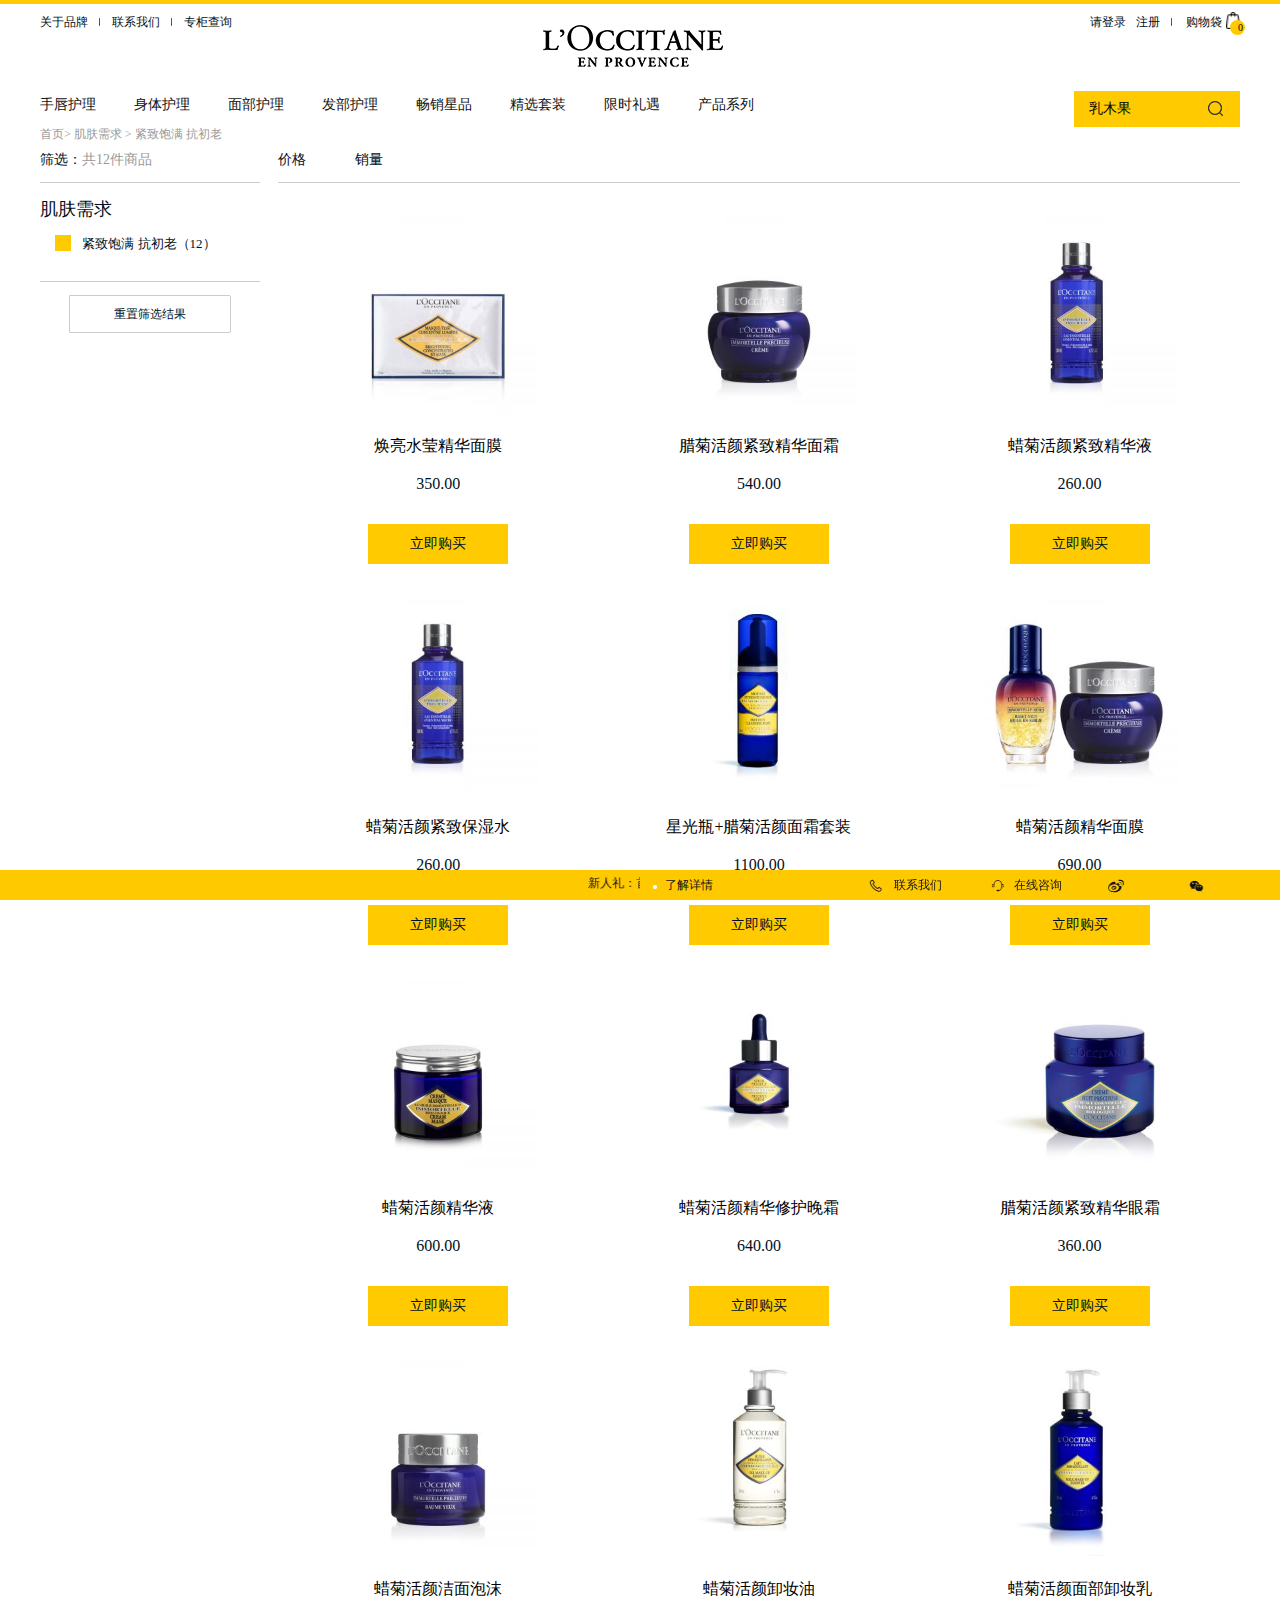
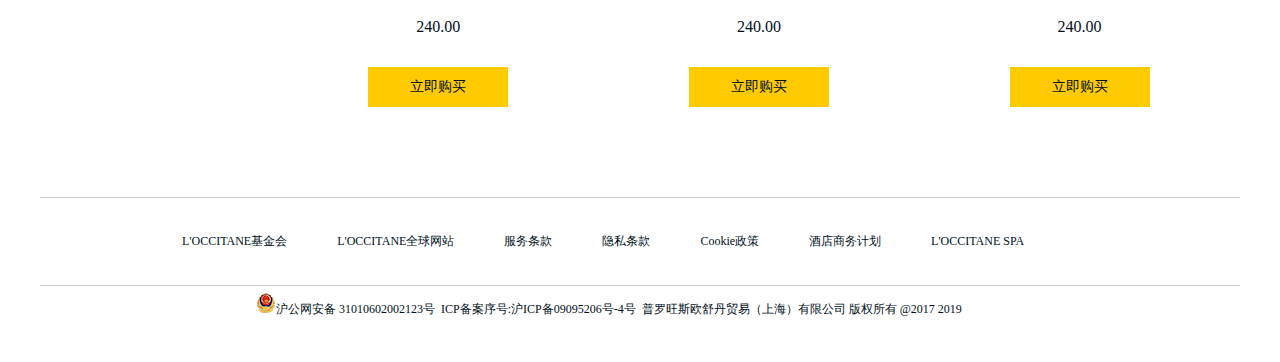
<file: Goods.html>
<!DOCTYPE html>
<html>
	<head>
		<meta charset="utf-8">
		<title></title>
		<link rel="shortcut icon" href="img/icon.ico" />
		<link rel="stylesheet" href="Common/common.css">
		<link rel="stylesheet" href="css/index.css">
		<link rel="stylesheet" href="css/goods.css">
	</head>
	<body>
		<!-- header -->
		<header>	
		</header>
		<!-- 吸顶效果 -->
		<div class="ScrollTopBox">
		</div>
		<!-- 二级菜单 -->
		<div class="second1">	
		</div>
		<!-- Goods -->
		<div class="GalleryList">
			<div class="gallNav">
				首页> 肌肤需求 > 紧致饱满 抗初老
			</div>
			<div class="gallInner">
				<!-- 左边 -->
				<div class="condition">
					<div class="filterSkin">
						<div class="filterTitle">
							<p class="filterS">筛选：</p>
							<p class="filterS1">共12件商品</p>
						</div>
						<div class="ItemClass">
							<p class="SkinRe">肌肤需求</p>
							<div class="reOld">
								<div class="Boxli">
									<input type="text" class="clean" checked="checked">
									紧致饱满 抗初老（12）
								</div>
							</div>
						</div>
					</div>
					<div class="resetBtn">
						重置筛选结果
					</div>
				</div>
				<!-- 右边 -->
				<div class="gList">
					<div class="gTitle">
						<a href="" class="gPrice">价格</a>
						<a href="" class="gSale">销量</a>
					</div>
					<!-- 图片列表 -->
					<ul class="goodLongList">
						<!-- <li class="goodLongItem">
							<img src="img/g1.jpg" alt="" class="goodLongImg">
							<div class="goodInfo">
								<p class="GoodInfoDes">焕亮水莹精华面膜</p>
								<div class="GoodPrice">
									￥350.00
								</div>
								<div class="GoodBuyBtn">
									 立即购买 
									 <span class="GoodIdDis" display="none"></span>
								</div>
							</div>
						</li> -->
					</ul>
				</div>
			</div>
		</div>
		<!-- 弹出框 -->
		<div class="publicGoodPop">
			<!-- <div class="pInner">
				<a href="" class="close">×</a>
				<img src="img/g2.jpg" alt="" class="pic">
				<div class="pInfo">
					<p class="pText">蜡菊活颜精华液</p>
					<div class="pItem">
						<div class="pLabel">价格</div>
						<div class="pPrice">￥600.00</div>
					</div>
					<div class="pItem">
						<div class="pLabel">规格</div>
						<div class="pMl">30ml</div>
					</div>
					<div class="pItem ">
						<div class="pLabel">数量</div>
						<div class="pQuan">
							<a href="-" class="pDecrease">-</a>
							<input type="text" class="pGoodsNum" value="1">
							<a href="" class="pbtnAdd">+</a>
						</div>
					</div>
					<div class="btnWrap">
						<button class="AddPack">加入购物袋</button>
						<button class="BtnDetail">查看详情</button>
					</div>
				</div>
			</div> -->
		</div>
		<!-- footer -->
		<footer>
		</footer>
	</body>
</html>
<script src="js/jquery.js"></script>
<script src="js/index.js"></script>
<script src="js/Goods.js"></script>
<script>
	$("header").load("Common/top.html",function(){});
	$(".ScrollTopBox").load("Common/Scroll.html",function(){
		$(".NavList1").mouseover(function(){
				// 初始化
				$(".SecondBox1").css({display:"none"});
				$(".second1").css({display:"block"});
				$(".SecondNav").css({display:"block"});
				$(".second1").css({width:"100%",height:370});
				$(".SecondNav").css({width:1200,height:370});
				$(".second1").css({left:0,top:54});
				
				$(".SecondBox1").eq($(this).index()).css({display:"block"});
				if($(this).index()==4||$(this).index()==5){
					$(".second1").css({display:"none"});
				}
				if($(this).index()==6){
					$(".SecondNav").css({width:540,height:319});
				    $(".second1").css({width:540,height:319});
					$(".second1").css({left:600,top:45});
				}
				if($(this).index()==7){
					$(".second1").css({width:"100%",height:462});
					$(".second1").css({left:0,top:54});
				}
			});
		$(".second1").mouseover(function(){
			$(this).css({display:"block"});
		})
		$(".NavList1").mouseout(function(){
			$(".second1").css({display:"none"});
		})
		$(".second1").mouseout(function(){
			$(this).css({display:"none"});
		})
	});
	$(".second1").load("Common/Second.html",function(){
		$(".NavList").mouseover(function(){
			// 初始化
			$(".SecondBox").css({display:"none"});
			$(".second").css({display:"block"});
			$(".SecondNav").css({display:"block"});
			$(".second").css({width:"100%",height:370});
			$(".SecondNav").css({width:1200,height:370});
			$(".second").css({left:0,top:126});
			
			$(".SecondBox").eq($(this).index()).css({display:"block"});
			if($(this).index()==4||$(this).index()==5){
				$(".second").css({display:"none"});
				$(".second1").css({display:"none"});
			}
			if($(this).index()==6){
				$(".SecondNav").css({width:540,height:319});
			    $(".second").css({width:540,height:319});
				$(".second").css({left:430,top:126});
			}
			if($(this).index()==7){
				$(".second").css({width:"100%",height:462});
				$(".second").css({left:0,top:126});
			}
		});
		$(".second").mouseover(function(){
			$(this).css({display:"block"});
		})
		$(".NavList").mouseout(function(){
			$(".second").css({display:"none"});
		})	
		$(".second").mouseout(function(){
			$(this).css({display:"none"});
		})
	});
	$("footer").load("Common/contact.html",function(){});
</script>
</file>
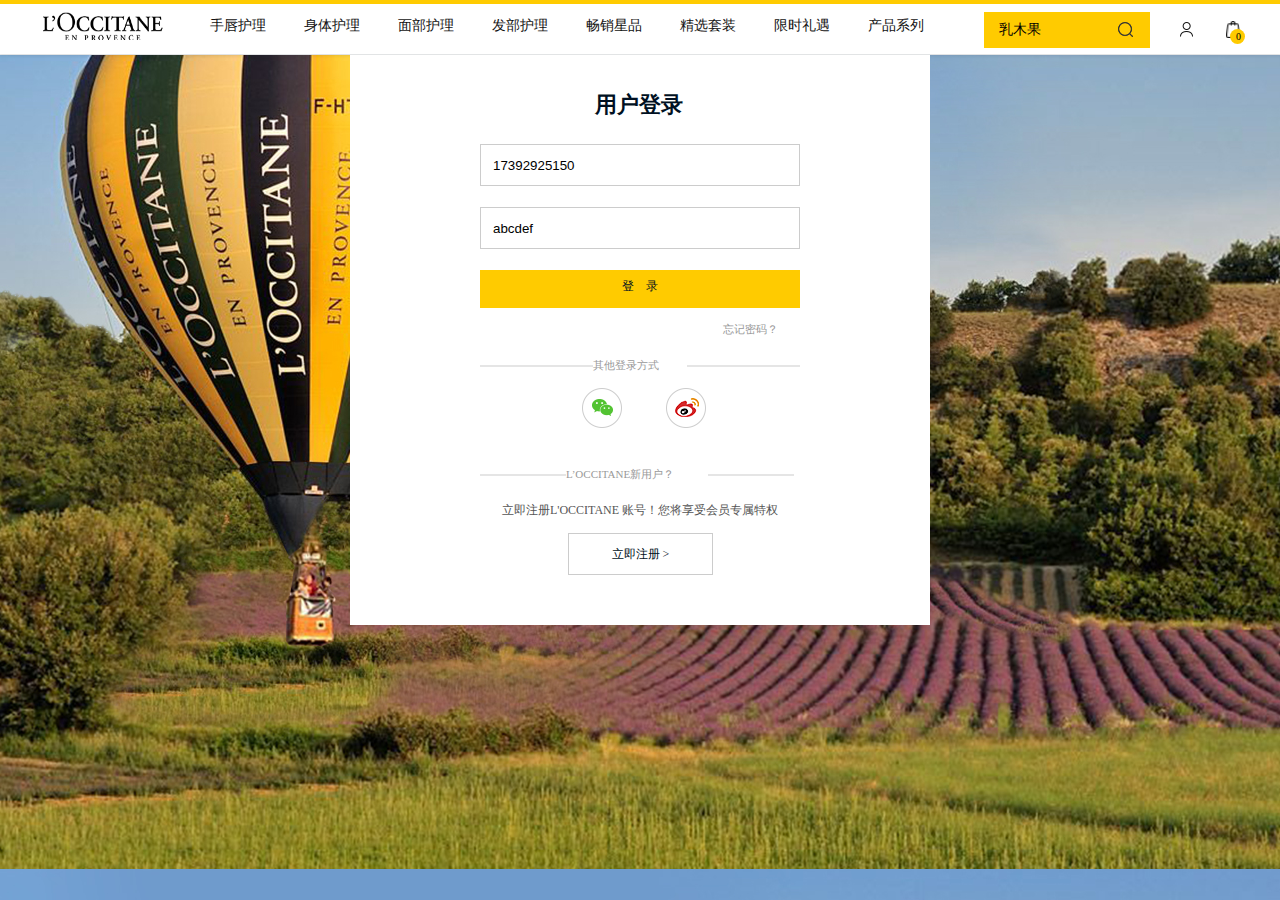
<file: login.html>
<!DOCTYPE html>
<html>
	<head>
		<meta charset="UTF-8">
		<title>L'OCCITANE 欧舒丹官网|法国天然植物护肤保养品牌</title>
		<link rel="shortcut icon" href="img/icon.ico" />
		<link rel="stylesheet" href="Common/common.css">
		<link rel="stylesheet" href="Common/header.css">
		<link rel="stylesheet" href="css/Login.css">
	</head>
	<body>
		<header>	
		</header>
		<div class="LoginHtmlBox">
			<div class="LoginHtml">
				<h2 class="LoginTitle">
					用户登录
				</h2>
				<input type="text" placeholder="用户名/邮箱地址/手机号" class="LoginUserName" value="17392925150">
				<input type="text" placeholder="请填写密码" class="LoginUserPass" value="abcdef">
				<a class="ConfirmLogin" href="#">
					登　录
				</a>
				<a class="forgetText">忘记密码？</a>
				<div class="LoginMethod">
					<div class="LoginLeftM"></div>
					<p class="otherMethod">其他登录方式</p>
					<div class="LoginRigM"></div>
				</div>
				<div class="LoginIcon">
					<img class="LoginWei" src="img/weixin.png" alt="">
					<img class="LoginBo" src="img/weibo.png" alt="">
				</div>
				<div class="LoginAccount">
					<div class="LoginLeftA"></div>
					<p class="otherAcc">L’OCCITANE新用户？</p>
					<div class="LoginRigA"></div>
				</div>
				<p class="member">
					立即注册L'OCCITANE 账号！您将享受会员专属特权
				</p>
				<a class="LoginHtmlBtn" href="#">
					立即注册 >
				</a>
			</div>
		</div>
	</body>
</html>
<script src="js/jquery.js"></script>
<script src="js/login.js"></script>
<script>
	$("header").load("Common/header.html",function(){
		$(".NavList").mouseover(function(){
				// 初始化
				$(".SecondBox").css({display:"none"});
				$(".second").css({display:"block"});
				$(".SecondNav").css({display:"block"});
				$(".second").css({width:"100%",height:370});
				$(".SecondNav").css({width:1200,height:370});
				$(".second").css({left:0,top:54});
				
				$(".SecondBox").eq($(this).index()).css({display:"block"});
				if($(this).index()==4||$(this).index()==5){
					$(".second").css({display:"none"});
				}
				if($(this).index()==6){
					$(".SecondNav").css({width:540,height:319});
				    $(".second").css({width:540,height:319});
					$(".second").css({left:600,top:52});
				}
				if($(this).index()==7){
					$(".second").css({width:"100%",height:462});
					$(".second").css({left:0,top:54});
				}
			});
		$(".second").mouseover(function(){
			$(this).css({display:"block"});
		})
		$(".NavList").mouseout(function(){
			$(".second").css({display:"none"});
		})
		
		$(".second").mouseout(function(){
			$(this).css({display:"none"});
		})
	});
</script>
</file>
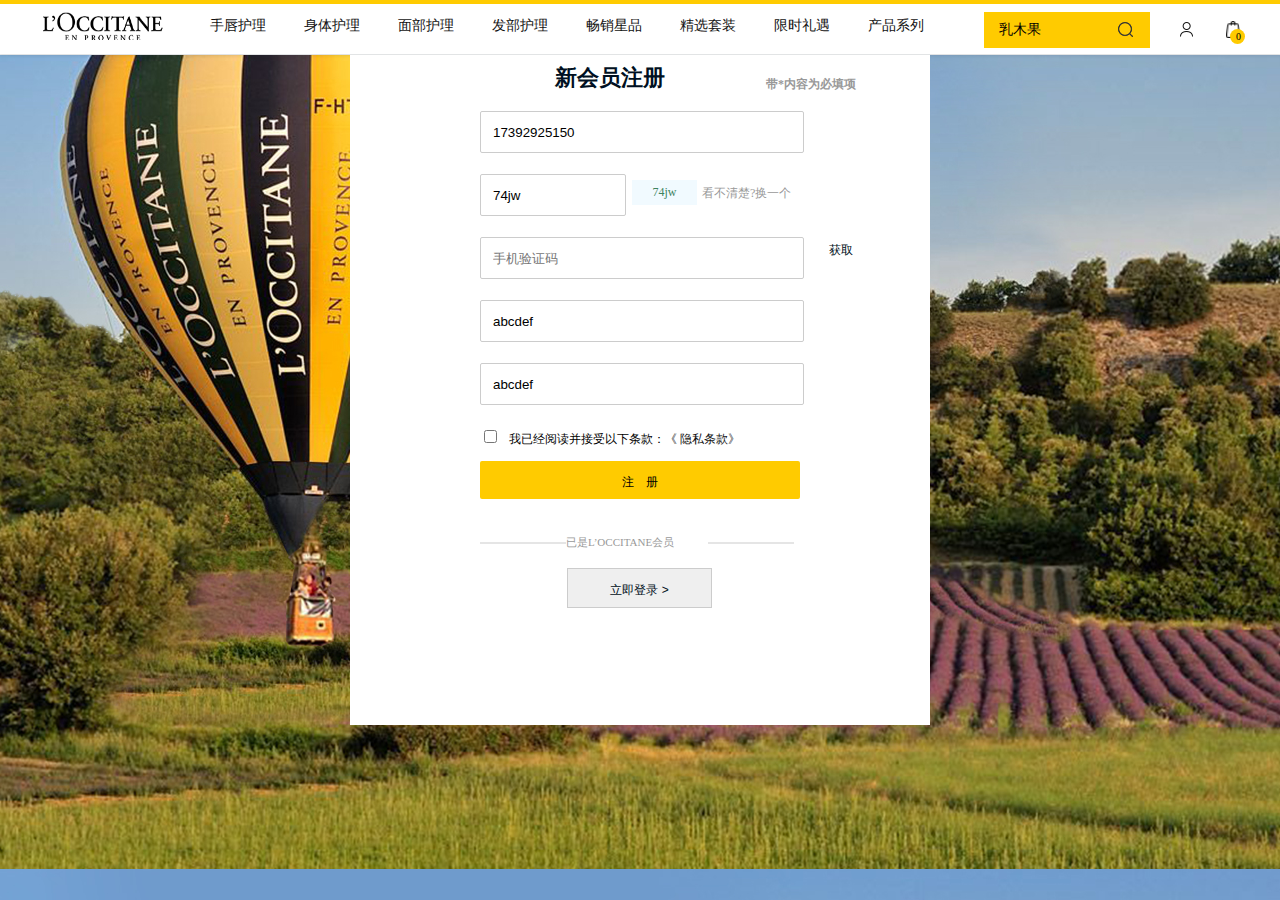
<file: Register.html>
<!DOCTYPE html>
<html>
	<head>
		<meta charset="UTF-8">
		<title>L'OCCITANE 欧舒丹官网|法国天然植物护肤保养品牌</title>
		<link rel="shortcut icon" href="img/icon.ico" />
		<link rel="stylesheet" href="Common/common.css">
		<link rel="stylesheet" href="Common/header.css">
		<link rel="stylesheet" href="css/Register.css">
	</head>
	<body>
		<header>	
		</header>
		<div class="NewMemberBox">
			<div class="NewMember">
				<h1 class="MemberTiltle">
					<span class="NewMemberRegister">新会员注册</span>
					<span class="required">带*内容为必填项</span>
				</h1>
				<div >
					<input type="text" class="phone" placeholder="请输入11位手机号*" value="17392925150">
					<div class="phoneConfirm"></div>
					<div class="ConfirmCode">
						<input type="text" class="Code" placeholder="填写验证码*" value="74jw">
						<div class="codeIcon"></div>
						<a href="#" class="switchOther" onclick="randomCode()">看不清楚?换一个</a>
					</div>
					<div class="CodeError"></div>
					<input type="text" class="phoneCode" placeholder="手机验证码">
					<div href="" class="request">获取</div>
					<input type="text" class="phoneCommon" value="abcdef" placeholder="6-20个字符,请不要输入非法字符*">
					<div class="passTips"></div>
					<input type="text" class="PassAgain" value="abcdef" placeholder="请再次输入密码*">
					<div class="passTipsAgain"></div>
					<div class="readItem">
						<input type="checkbox" class="ReadCheck">
						<label for="" class="readP">
							我已经阅读并接受以下条款：《
						<a href="" class="private">隐私条款</a>》
						</label>
					</div>
					<div class="SelectAgree"></div>
					<a class="RegisterBtn" href="#">
						注　册
					</a>
					<div class="RegisterAccount">
						<div class="RegisterLeftA"></div>
						<p class="RegisterotherAcc">已是L’OCCITANE会员</p>
						<div class="RegisterRigA"></div>
					</div>
					<button class="RightNowReg">
						<a href="#" class="RightNowText">立即登录 ></a>
					</button>
				</div>
			</div>
		</div>
	</body>
</html>
<script src="js/jquery.js"></script>
<script src="js/Register.js"></script>
<script>
	$("header").load("Common/header.html",function(){
		$(".NavList").mouseover(function(){
				// 初始化
				$(".SecondBox").css({display:"none"});
				$(".second").css({display:"block"});
				$(".SecondNav").css({display:"block"});
				$(".second").css({width:"100%",height:370});
				$(".SecondNav").css({width:1200,height:370});
				$(".second").css({left:0,top:54});
				
				$(".SecondBox").eq($(this).index()).css({display:"block"});
				if($(this).index()==4||$(this).index()==5){
					$(".second").css({display:"none"});
				}
				if($(this).index()==6){
					$(".SecondNav").css({width:540,height:319});
				    $(".second").css({width:540,height:319});
					$(".second").css({left:600,top:52});
				}
				if($(this).index()==7){
					$(".second").css({width:"100%",height:462});
					$(".second").css({left:0,top:54});
				}
			});
		$(".second").mouseover(function(){
			$(this).css({display:"block"});
		})
		$(".NavList").mouseout(function(){
			$(".second").css({display:"none"});
		})
		
		$(".second").mouseout(function(){
			$(this).css({display:"none"});
		})
	});
	//------------------------------------------------验证码
	   var arr=['0', '1', '2', '3', '4', '5', '6', '7', '8', '9', 'a', 'b', 'c', 'd', 'e', 'f', 'g', 'h', 'i', 'j', 'k', 'l', 'm', 'n', 'o', 'p', 'q', 'r', 's', 't', 'u', 'v', 'w', 'x', 'y', 'z', 'A', 'B', 'C', 'D', 'E', 'F', 'G', 'H', 'I', 'J', 'K', 'L', 'M', 'N', 'O', 'P', 'Q', 'R', 'S', 'T', 'U', 'V', 'W', 'X', 'Y', 'Z'];
	   //span
	   var oSpanCode=document.getElementsByClassName("codeIcon")[0];
	   oSpanCode.innerHTML="74jw";
	  //按钮
	   var index;
	   var strCode;
	   var arrStr=[];
	   function randomCode(){
	  	oSpanCode.innerHTML="";
	  	arrStr=[];
	  	for(i=0;i<4;i++){
	    index=parseInt(Math.random()*arr.length);
	  	arrStr.push(arr[index]);
	   }
	   strCode=arrStr.join("");
	   oSpanCode.innerHTML=strCode;
	   }
	    var oCodeInput=document.getElementsByClassName("Code")[0];
		//获取验证码验证框
		let oError=document.getElementsByClassName("CodeError")[0];
		//获取大盒子
		let OcodeBox=document.getElementsByClassName("ConfirmCode")[0];
	  	var codeFlag=false;
	  	oCodeInput.onblur=function(){
			oCodeInput.style.backgroundColor="white";
	  		if(oCodeInput.value.toLowerCase()==oSpanCode.innerHTML.toLowerCase()){
	  		   codeFlag=true;
			   oError.innerHTML="";
	  	   }
	  	   else{
	  		 codeFlag=false;
			 oError.innerHTML="请正确填写验证码";
	  	   }
	  	}
</script>
</file>
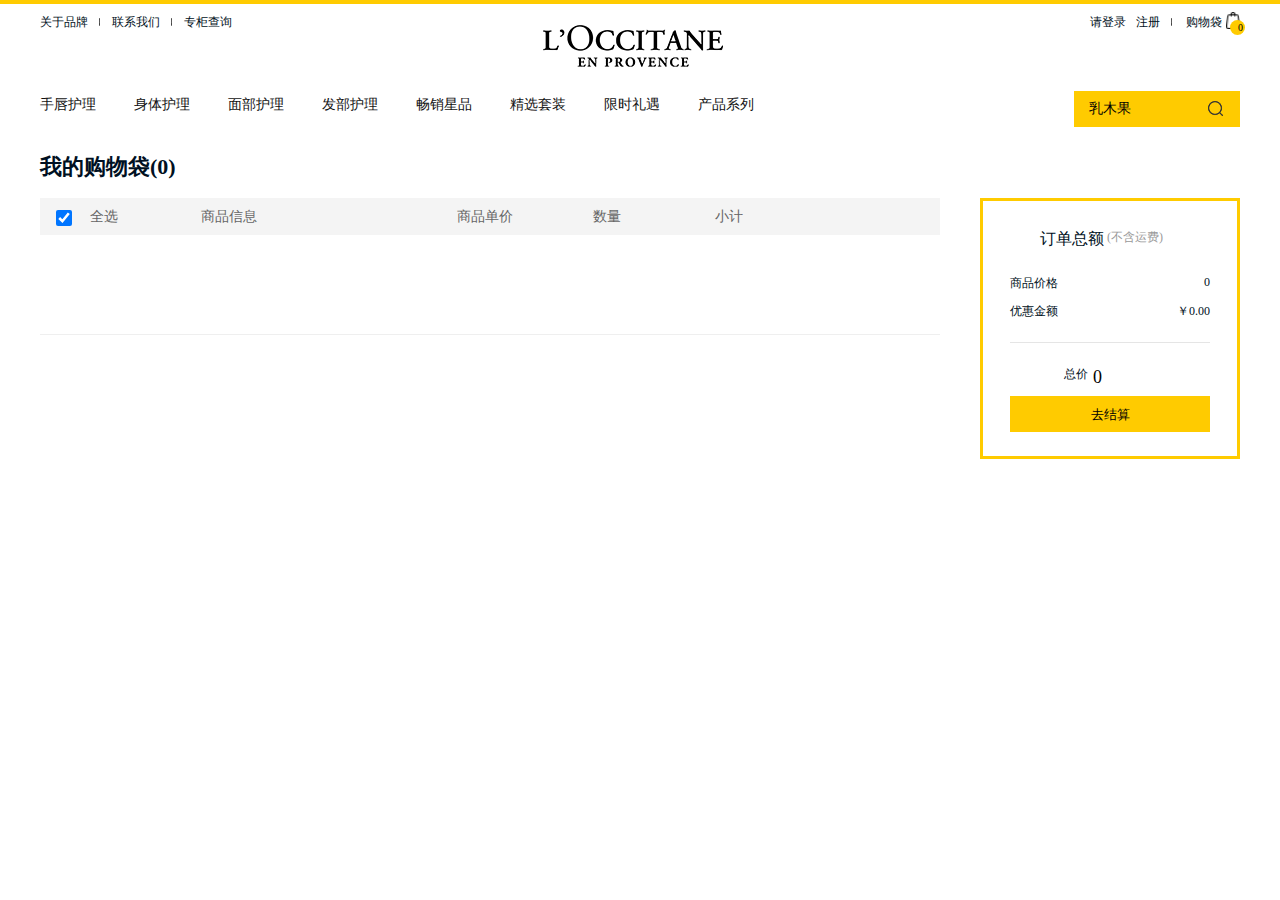
<file: ShoppingBag.html>
<!DOCTYPE html>
<html>
	<head>
		<meta charset="UTF-8">
		<title>畅销星品_L'OCCITANE 欧舒丹官网|法国天然植物护肤保养品牌</title>
		<link rel="shortcut icon" href="img/icon.ico" />
		<link rel="stylesheet" href="Common/common.css">
		<link rel="stylesheet" href="css/index.css">
		<link rel="stylesheet" href="css/Shopping.css">
	</head>
	<body>
		<!-- header -->
		<header>	
		</header> 
		<!-- 吸顶效果 -->
		<div class="ScrollTopBox">
		</div>
		<!-- 二级菜单 -->
		<div class="second1">	
		</div>
		<!-- 我的购物车 -->
		<div class="cartEmpty">
			<p class="MyPackage">我的购物袋(<span class="cartTotalNum">1</span>)</p>
			<div class="cInner">
				<div class="cInnerDes">
					<img src="img/bag.jpg" alt="" class="cInnerImg">
					<p class="cInnerP">
						您的购物袋还是空的哦快去看看心仪的产品吧！
					</p>
				</div>
				<div class="goShopBtn">
					去购物
				</div>
			</div>
			<p class="commendP">
				推荐商品
			</p>
			<!-- 购物袋内容 -->
			<div class="PackContent">
				<div class="cartMain">
						<div class="firstT">
							<input type="checkbox" class="all" checked="checked">
							<p class="firstP">全选</p>
						</div>
						<div class="SecT">商品信息</div>
						<div class="ThirdT">商品单价</div>
						<div class="FourT">数量</div>
						<div class="FiveT">小计</div>
				</div>
				<div class="cartProductMain">
					<!-- <div class="cartAutoBox">
						<div class="cartItemIcon">
							<div class="itemAllBox">
								<input type="checkbox" class="itemAll" checked="checked">
							</div>
							<img src="img/g6.jpg" alt="" class="itemIco">
						</div>
						<div class="cartItemInfo">
							<p class="cartItemName">繁花炫舞美体乳</p>
							<p class="cartItemMl">规格：250ml</p>
						</div>
						<div class="cartItemPrice">
							￥260.00
						</div>
						<div class="cartQuan">
							<a href="-" class="cartDecrease">-</a>
							<input type="text" class="cartGoodsNum" value="1">
							<a href="" class="cartbtnAdd">+</a>
						</div>
						<div class="cartTotalPrice">
							￥260.00
						</div>
						<div class="cartDel">
							<a href="" class="cartDelbtn">删除</a>
							<i class="cartMiddle">|</i>
							<a href="" class="cartheart">移到心愿单</a>
						</div>
					</div> -->
				</div>
				</table>
			</div>
			<!-- 订单小计-->
			<div class="cartOrderPrice">
				<p class="orderTitle">
					订单总额<span class="orderS">(不含运费)</span>
				</p>
				<div class="orderPrice">
					<p class="orderLeftPrice">商品价格</p>
					<p class="orderRightPrice">￥260.00</p>
				</div>
				<div class="orderDiscount">
					<p class="orderLeftDis">优惠金额</p>
					<p class="orderRightDis">￥0.00</p>
				</div>
				<div class="orderTotal">
					<p class="orderTotalPrice">总价</p>
					<b class="orderSingPrice">￥260.00</b>
				</div>
				<button class="GoCount">去结算</button>
			</div>
		</div>
		<!-- footer -->
		<!-- <footer>
		</footer> -->
	</body>
</html>
<script src="js/jquery.js"></script>
<script src="js/index.js"></script>
<script src="js/ShoppingBag.js"></script>
<script>
	$("header").load("Common/top.html",function(){});
	$(".ScrollTopBox").load("Common/Scroll.html",function(){
		$(".NavList1").mouseover(function(){
				// 初始化
				$(".SecondBox1").css({display:"none"});
				$(".second1").css({display:"block"});
				$(".SecondNav").css({display:"block"});
				$(".second1").css({width:"100%",height:370});
				$(".SecondNav").css({width:1200,height:370});
				$(".second1").css({left:0,top:54});
				
				$(".SecondBox1").eq($(this).index()).css({display:"block"});
				if($(this).index()==4||$(this).index()==5){
					$(".second1").css({display:"none"});
				}
				if($(this).index()==6){
					$(".SecondNav").css({width:540,height:319});
				    $(".second1").css({width:540,height:319});
					$(".second1").css({left:600,top:45});
				}
				if($(this).index()==7){
					$(".second1").css({width:"100%",height:462});
					$(".second1").css({left:0,top:54});
				}
			});
		$(".second1").mouseover(function(){
			$(this).css({display:"block"});
		})
		$(".NavList1").mouseout(function(){
			$(".second1").css({display:"none"});
		})
		$(".second1").mouseout(function(){
			$(this).css({display:"none"});
		})
	});
	$(".second1").load("Common/Second.html",function(){
		$(".NavList").mouseover(function(){
			// 初始化
			$(".SecondBox").css({display:"none"});
			$(".second").css({display:"block"});
			$(".SecondNav").css({display:"block"});
			$(".second").css({width:"100%",height:370});
			$(".SecondNav").css({width:1200,height:370});
			$(".second").css({left:0,top:126});
			
			$(".SecondBox").eq($(this).index()).css({display:"block"});
			if($(this).index()==4||$(this).index()==5){
				$(".second").css({display:"none"});
				$(".second1").css({display:"none"});
			}
			if($(this).index()==6){
				$(".SecondNav").css({width:540,height:319});
			    $(".second").css({width:540,height:319});
				$(".second").css({left:430,top:126});
			}
			if($(this).index()==7){
				$(".second").css({width:"100%",height:462});
				$(".second").css({left:0,top:126});
			}
		});
		$(".second").mouseover(function(){
			$(this).css({display:"block"});
		})
		$(".NavList").mouseout(function(){
			$(".second").css({display:"none"});
		})	
		$(".second").mouseout(function(){
			$(this).css({display:"none"});
		})
	});
	$("footer").load("Common/contact.html",function(){});
</script>
</file>
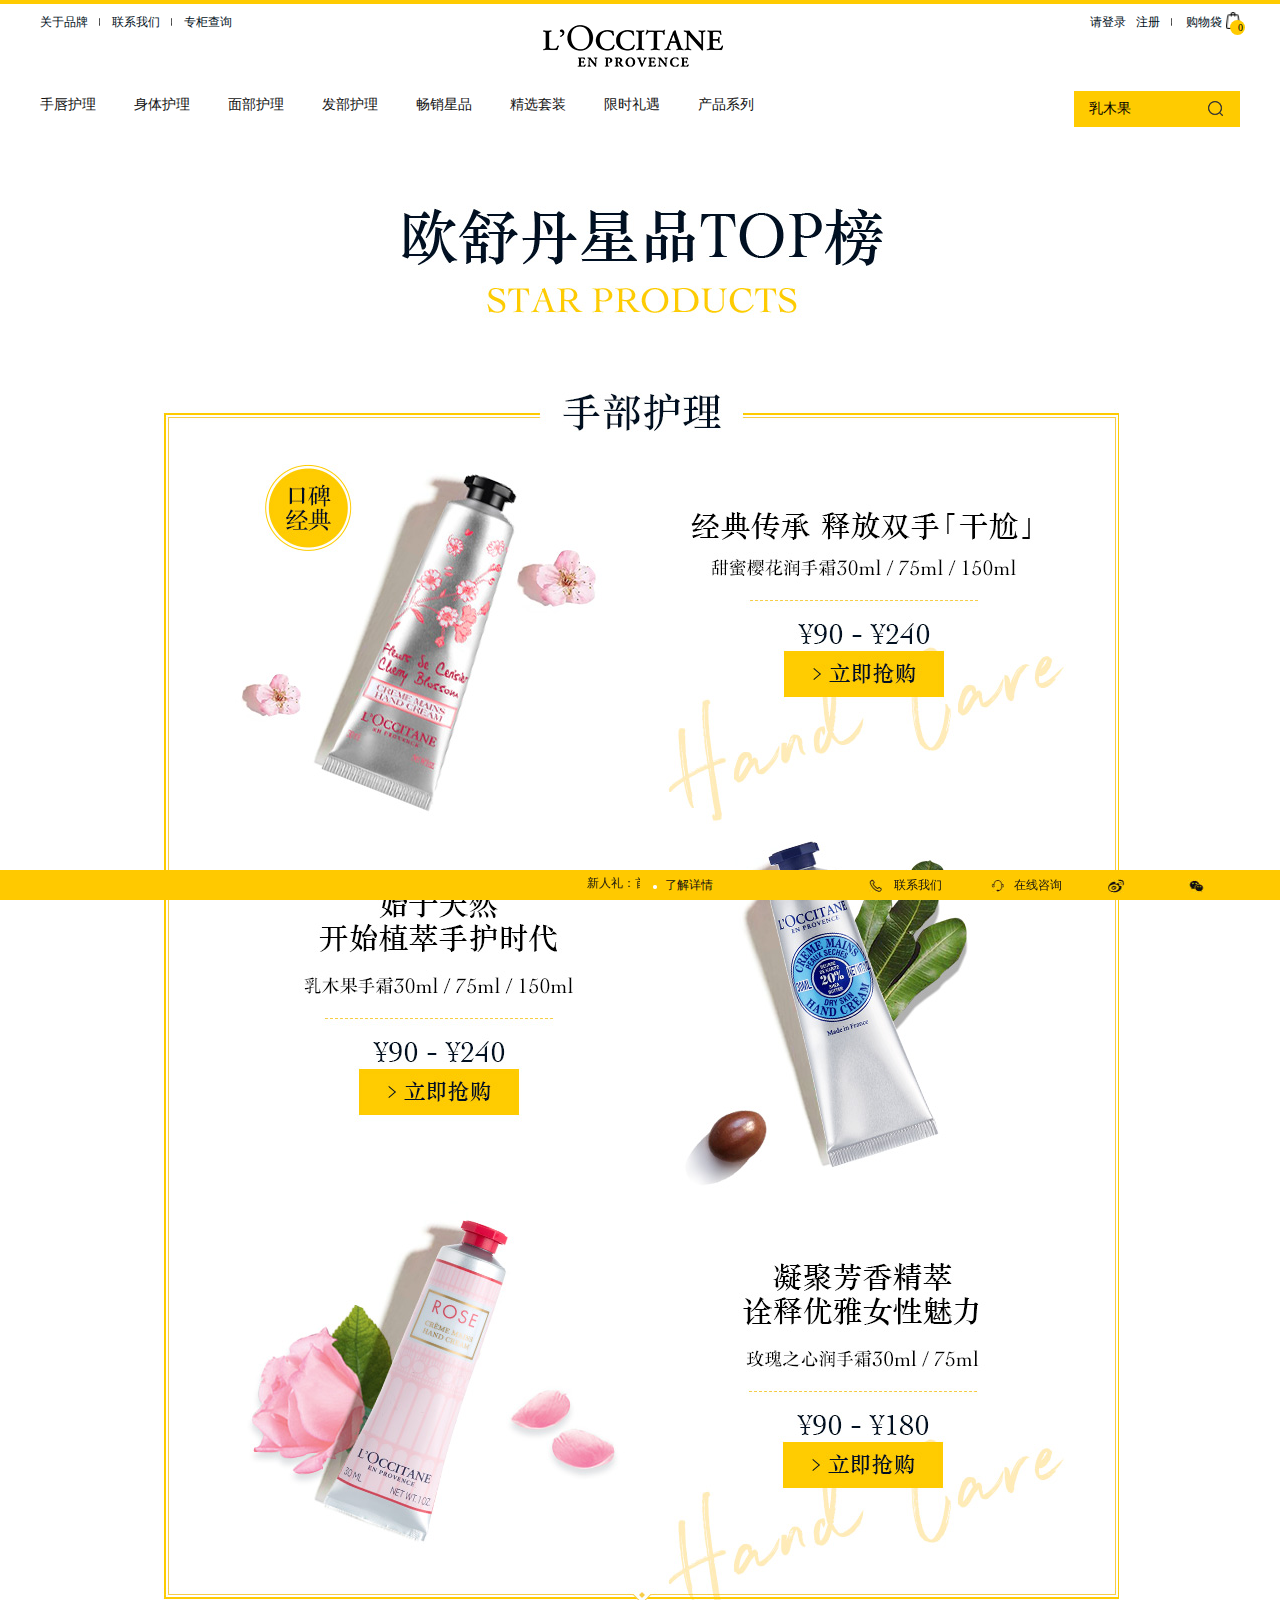
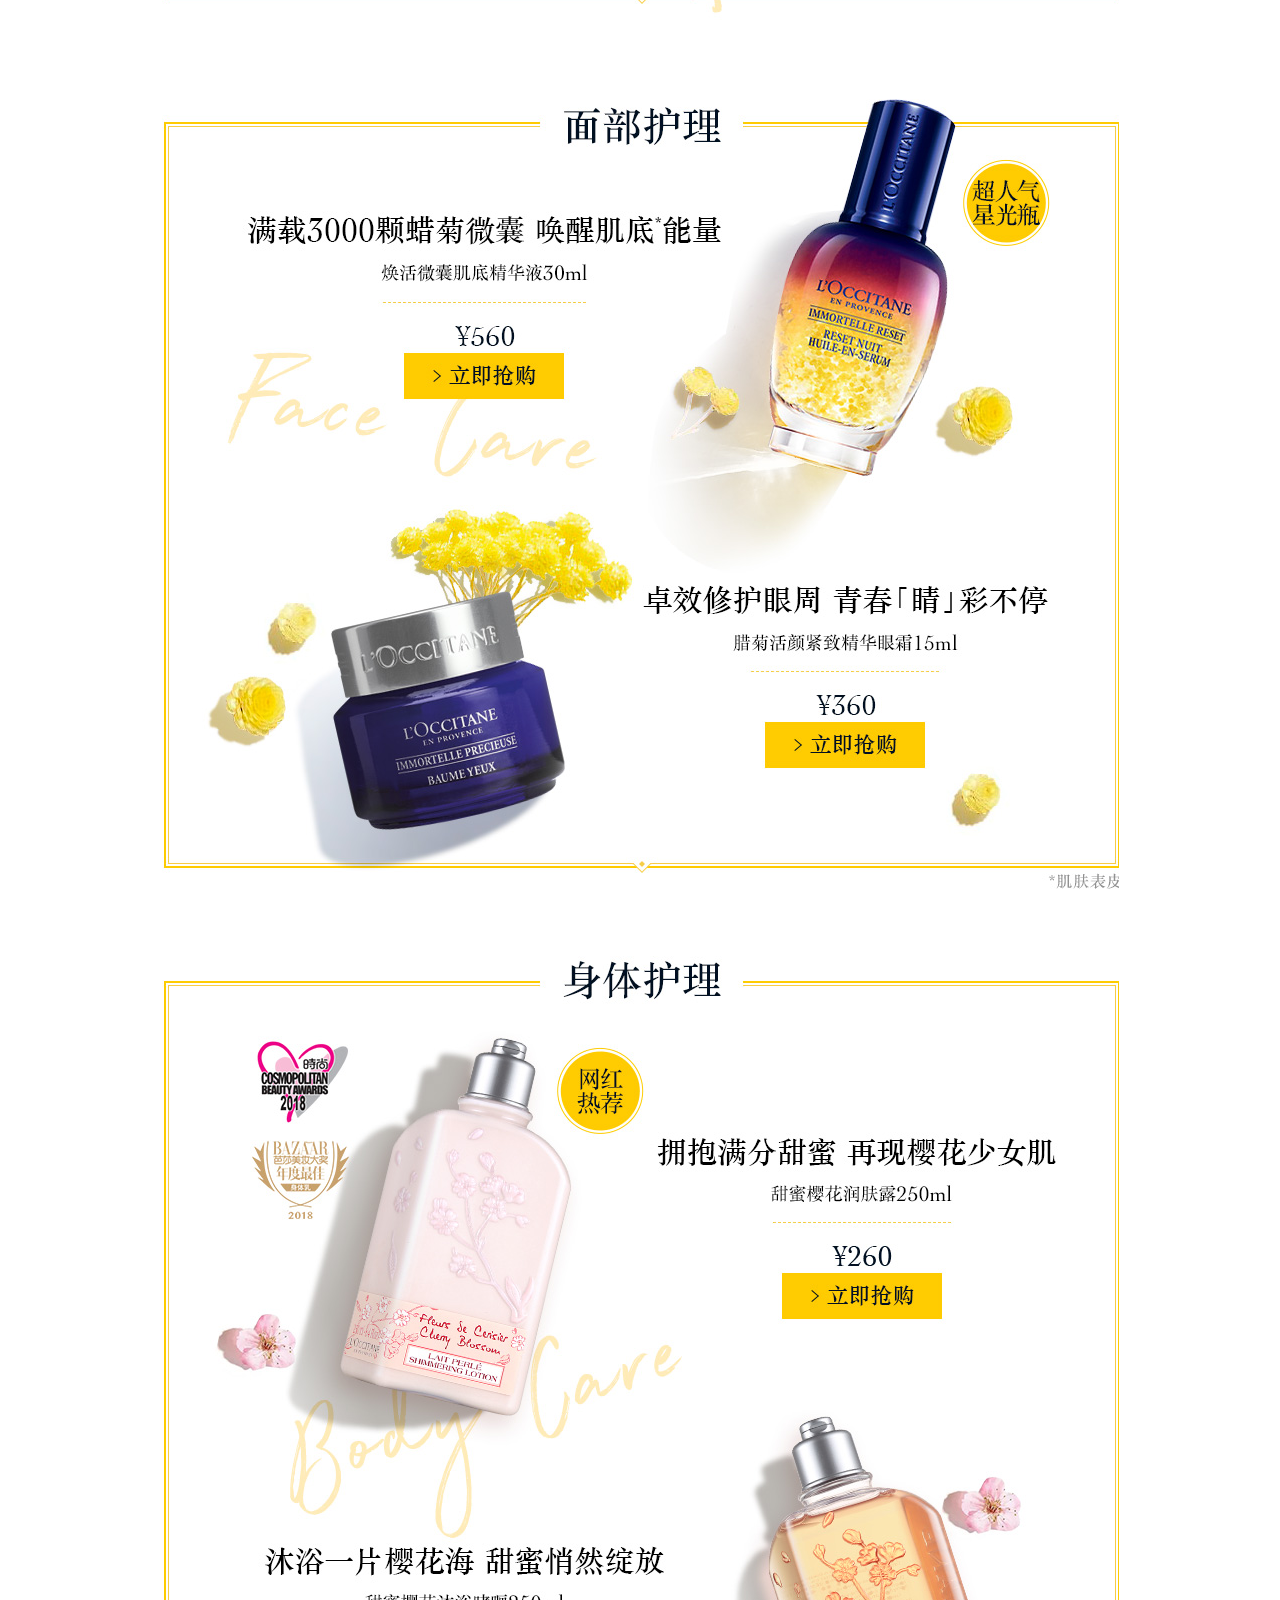
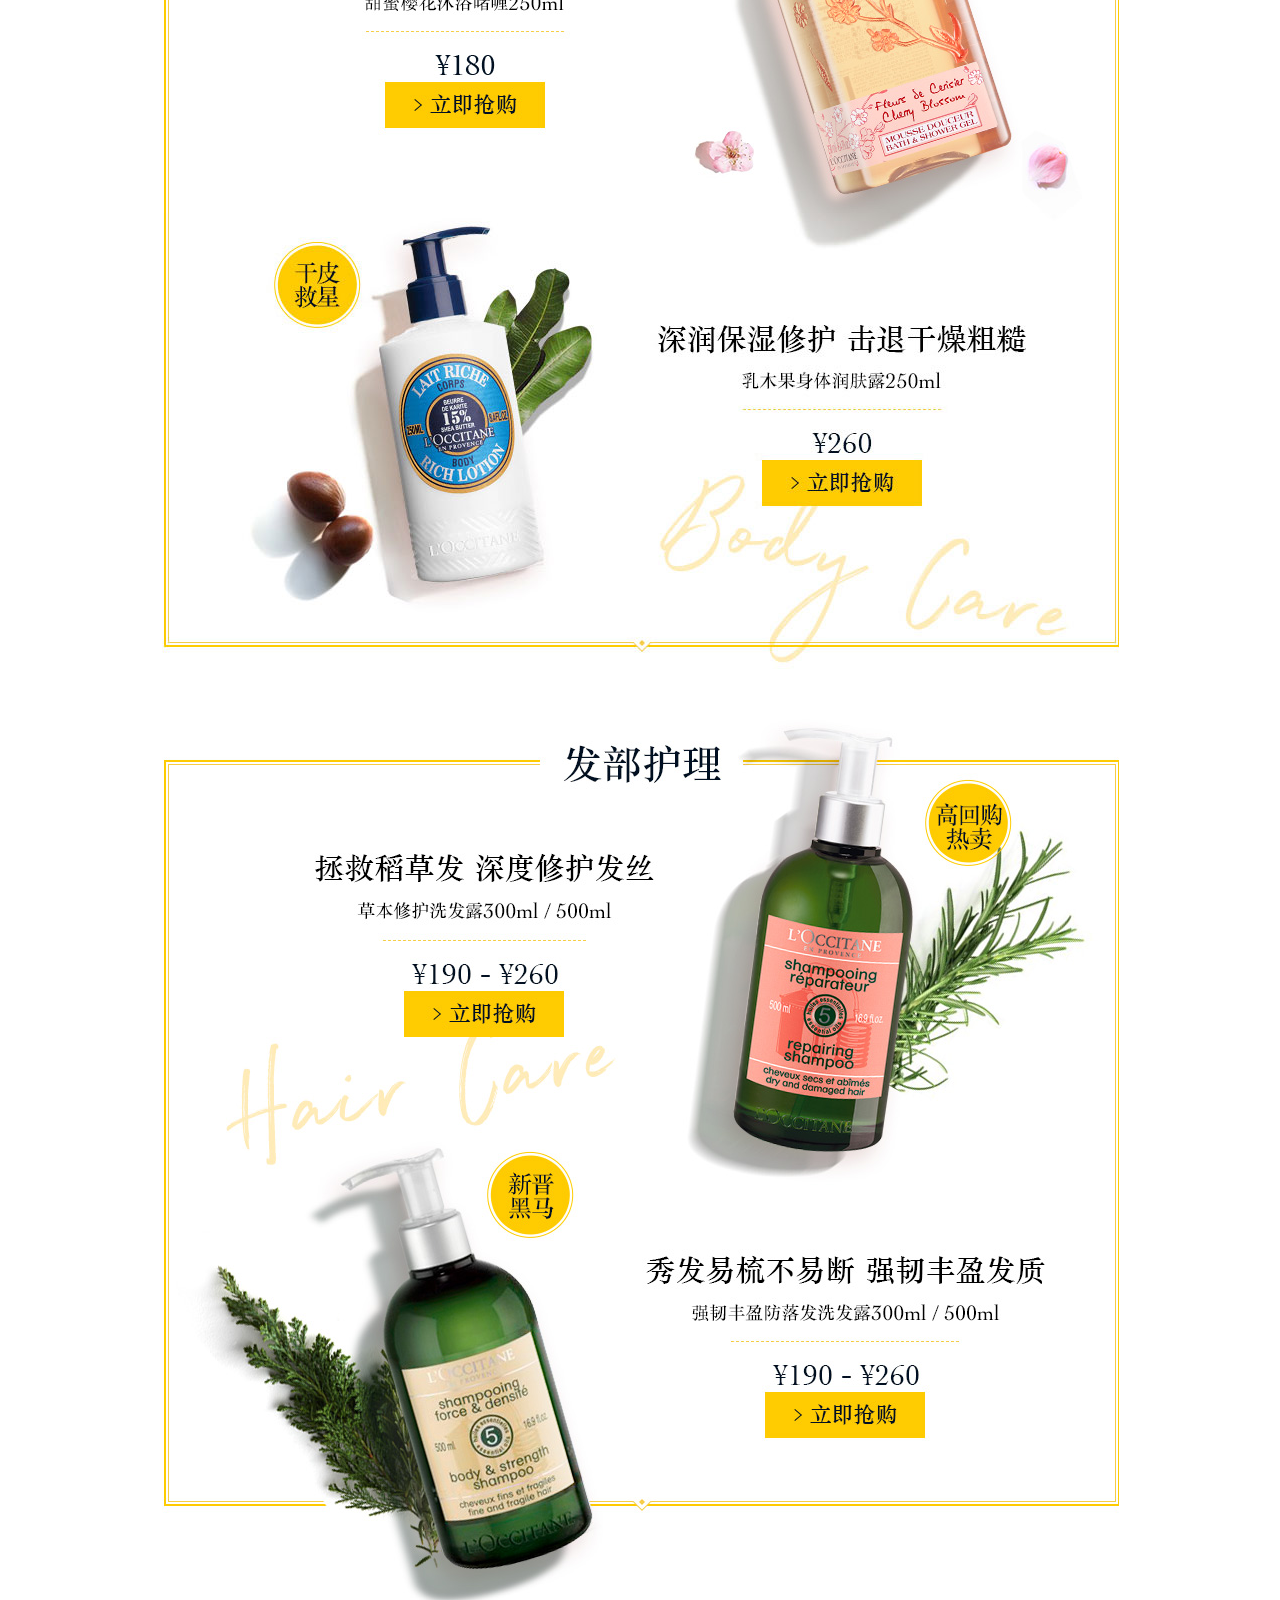
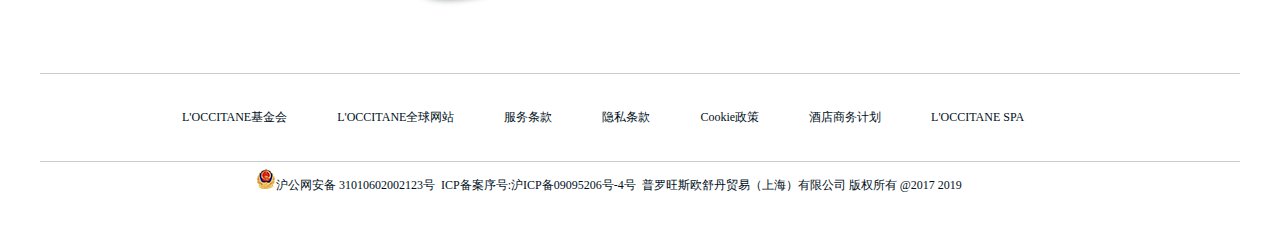
<file: Star.html>
<!DOCTYPE html>
<html>
	<head>
		<meta charset="UTF-8">
		<title>畅销星品_L'OCCITANE 欧舒丹官网|法国天然植物护肤保养品牌</title>
		<link rel="shortcut icon" href="img/icon.ico" />
		<link rel="stylesheet" href="Common/common.css">
		<link rel="stylesheet" href="css/index.css">
		<link rel="stylesheet" href="css/Star.css">
	</head>
	<body>
		<!-- header -->
		<header>	
		</header>
		<!-- 吸顶效果 -->
		<div class="ScrollTopBox">
		</div>
		<!-- 二级菜单 -->
		<div class="second1">	
		</div>
		<!-- Star -->
		<div class="StarTitleBox">
			 <div class="StarTitle">
			</div>
		</div>
		<div class="Star1Box">
			<div class="Star1">
			</div>
		</div>
		<div class="Star2Box">
			<div class="Star2">	
			</div>
		</div>
		<div class="Star3Box">
			<div class="Star3">	
			</div>
		</div>
		<div class="Star4Box">
			<div class="Star4">	
			</div>
		</div>
		<div class="Star5Box">
			<div class="Star5">	
			</div>
		</div>
		<div class="Star6Box">
			<div class="Star6">	
			</div>
		</div>
		<div class="Star7Box">
			<div class="Star7">	
			</div>
		</div>
		<div class="Star8Box">
			<div class="Star8">	
			</div>
		</div>
		<div class="Star9Box">
			<div class="Star9">	
			</div>
		</div>
		<div class="Star10Box">
			<div class="Star10">	
			</div>
		</div>
		<div class="Star11Box">
			<div class="Star11">	
			</div>
		</div>
		<!-- footer -->
		<footer>
		</footer>
	</body>
</html>
<script src="js/jquery.js"></script>
<script src="js/index.js"></script>
<script>
	$("header").load("Common/top.html",function(){});
	$(".ScrollTopBox").load("Common/Scroll.html",function(){
		$(".NavList1").mouseover(function(){
				// 初始化
				$(".SecondBox1").css({display:"none"});
				$(".second1").css({display:"block"});
				$(".SecondNav").css({display:"block"});
				$(".second1").css({width:"100%",height:370});
				$(".SecondNav").css({width:1200,height:370});
				$(".second1").css({left:0,top:54});
				
				$(".SecondBox1").eq($(this).index()).css({display:"block"});
				if($(this).index()==4||$(this).index()==5){
					$(".second1").css({display:"none"});
				}
				if($(this).index()==6){
					$(".SecondNav").css({width:540,height:319});
				    $(".second1").css({width:540,height:319});
					$(".second1").css({left:600,top:45});
				}
				if($(this).index()==7){
					$(".second1").css({width:"100%",height:462});
					$(".second1").css({left:0,top:54});
				}
			});
		$(".second1").mouseover(function(){
			$(this).css({display:"block"});
		})
		$(".NavList1").mouseout(function(){
			$(".second1").css({display:"none"});
		})
		$(".second1").mouseout(function(){
			$(this).css({display:"none"});
		})
	});
	$(".second1").load("Common/Second.html",function(){
		$(".NavList").mouseover(function(){
			// 初始化
			$(".SecondBox").css({display:"none"});
			$(".second").css({display:"block"});
			$(".SecondNav").css({display:"block"});
			$(".second").css({width:"100%",height:370});
			$(".SecondNav").css({width:1200,height:370});
			$(".second").css({left:0,top:126});
			
			$(".SecondBox").eq($(this).index()).css({display:"block"});
			if($(this).index()==4||$(this).index()==5){
				$(".second").css({display:"none"});
				$(".second1").css({display:"none"});
			}
			if($(this).index()==6){
				$(".SecondNav").css({width:540,height:319});
			    $(".second").css({width:540,height:319});
				$(".second").css({left:430,top:126});
			}
			if($(this).index()==7){
				$(".second").css({width:"100%",height:462});
				$(".second").css({left:0,top:126});
			}
		});
		$(".second").mouseover(function(){
			$(this).css({display:"block"});
		})
		$(".NavList").mouseout(function(){
			$(".second").css({display:"none"});
		})	
		$(".second").mouseout(function(){
			$(this).css({display:"none"});
		})
	});
	$("footer").load("Common/contact.html",function(){});
</script>
</file>
<file: Common/common.css>
body,h1,h2,h3,h4,h5,h6,p,ul,ol,dl,dd,hr,ul,ol,td,option,textarea{
	margin:0;
	padding:0;
	cursor: pointer;
}
body{
	font-family: "微软雅黑";
	/* 隐藏水平方向的滑动条 */
	overflow-x: hidden;
}
li{
	list-style: none;
}
a{
	text-decoration: none;
}
img{
	border: none;
	display: block;
}
</file>
<file: css/index.css>
/* ------------------header------------------- */
header{
	width:100%;
	height: 126px;
}
.line{
	width:100%;
	height: 4px;
	background-color: #FFCB00;
}
.content{
	width:1200px;
	height:67px;
	margin:0 auto;
}
.contentLeft{
	width:216px;
	height: 24px;
	padding-top:6px;
	float:left;
}
.contentLeft a{
	float:left;
	line-height: 24px;
	font-size: 12px;
	color:#001022;
}
.NavA{
	width: 72px;
	height: 24px;
	background: url(../img/lineRight.jpg) no-repeat 59px center;
}
.bgA{
	width: 36px;
	height: 24px;
}
.contentRight{
	width:150.22px;
	padding-top: 6px;
	height: 24px;
	float:right;
}
.LoginBox{
	width:70.66px;
	height: 24px;
	line-height: 24px;
	float:left;
}
.Login{
	float:left;
}
.Register{
	float:right;
}
.contentRight a{
	font-size: 12px;
	color:#001022;
}
.GoodCar{
	width:76px;
	height: 24px;
	float:right;
	position: relative;
}
.GoodCarLine{
	width:20px ;
	height: 24px;
	float:left;
	background: url(../img/lineRight.jpg) no-repeat 7px center;
}
.GoodCar a{
	float:left;
	width:40px;
	line-height: 24px;
}
.GoodCarIcon{
	text-align: center;
	width: 36px;
	height: 22px;
	float:left;
	background: url(../img/Car.png) no-repeat;
	background-size: 14px 17px;
	line-height: 14px;
	background-position: 42px 2px;
	padding-right: 20px;
}
.number{
	width:15px;
	height: 15px;
	border-radius: 50%;
	background-color:rgba(255, 203, 0, 1);
	position: absolute;
	top:10px;
	right:-5px;
}
#goods-total-nums{
	position: absolute;
	display: block;
	font-size: 10px;
	top:1px;
	right:2px;
}
.Logo{
	position:absolute;
	top:22px;
	margin-top:2px;
	left:532px;
}
.Logo img{
	width: 202px;
	height: 45px;
}
nav{
	width: 1200px;
	height:35px;
	margin:0 auto;
	margin-top:20px;
}
.navLeft{
	height: 35px;
	width:760px;
	float:left;
}
.navLeft a{
	float:left;
	width:94px;
	font-size: 14px;
	color:#111;
	padding-top: 5px;
	padding-bottom: 10px;
}
/* --------------吸顶效果------------------ */
.ScrollTopBox{
	display: none;
	width:100%;
	height: 50px;
	background-color: white;
	box-shadow: 0px 1px 3px 1px rgba(20, 28, 35, 0.1);
	border-top:4px solid #FFCB00;
	/* 调高层级 */
	z-index: 99999;
	display: fixed;
}
.ScollTop{
	width:1200px;
	padding-top: 8px;
	height: 42px;
	background-color: white;
	margin:0 auto;
	position: relative;
}
.homeIcon{
	width:125px;
	height:30px ;
	float:left;
	margin-right: 45px;
}
.Fruit{
	position: absolute;
	top:0;
	left:-90px;
}
.person{
	position: absolute;
	top:17px;
	right: 46px;
}
.package{
	position: absolute;
	top:13px;
	right:0;
}
.ScroCar{
	position: absolute;
	top:2px;
	right:0;
}
/* --------------二级菜单------------------ */
.second,.second1{
	display: none;
	width:100%;
	height: 370px;
	background-color: white;
	position: fixed;
	/* z-index必须在定位下生效 */
	z-index: 999;
	top:56px;
	left:0px;
}
.SecondNav{
	width:1200px;
	height: 370px;
	margin:0 auto;
	background-color: white;
	position: relative;
	display: none;
}
.SecondBox,.SecondBox1{
	width:1200px;
	height:370px;
	position: absolute;
	top:0;
	left:0;
	display: none;
}
.FirstRow{
    width:101px;
	height: 332px;
	padding:38px 35px 0px 0;
	float:left;
}
.SecondNav .skin{
	display: block;
	color:#001022;
	font-size:14px ;
	line-height: 14px;
	margin-bottom: 27px;
	font-weight: 500;
}
.SecondRow{
	width:113px;
	height: 332px;
	padding:38px 40px 0px 60px;
	float:left;
}
.SecondNav .product{
	display: block;
	color:#001022;
	font-size:14px ;
	line-height: 14px;
	margin-bottom: 27px;
	font-weight: 500;
}
.SecondBox a{
	font-size: 12px;
	color:#001022;
	line-height: 12px;
}
.SecondBox1 a{
	font-size: 12px;
	color:#001022;
	line-height: 12px;
}
.SecondBox li{
	margin-bottom: 12px;
}
.SecondBox1 li{
	margin-bottom: 12px;
}
.ThirdRow{
	width:73px;
	height: 332px;
	padding:38px 80px 0px 60px;
	float:left;
}
.SecondNav .series{
	display: block;
	color:#001022;
	font-size:14px ;
	line-height: 14px;
	margin-bottom: 27px;
	font-weight: 500;
}
.ProductIcon{
	width:219px;
	height: 293px;
	float:left;
	position: absolute;
	top:30px;
	right:109px;
}
.ShareIcon,.ShareIcon1{
    position: absolute;
	top:20px;
	left:20px;
	width:540px;
	height: 319px;
}
.ShareImage{
	text-align: center;
}
.secondImagList{
	width:100%;
	height: 462px;
}
.ImageList{
	width:1200px;
	height: 409px;
	padding-top: 26px;
	padding-bottom:27px;
	margin:0 auto;
	clear:both;
	box-shadow: 0px 17px 16px -15px rgba(20, 28, 35, 0.1);
}
.ImageBox{
	width:169px;
	height: 62px;
	float:left;
	margin-right: 130px;
	margin-bottom:20px;
}
.ImageIcon{
	width:100px;
	height: 100%;
	margin-right: 9px;
	float:left;
}
.ImageText{
	line-height: 14px;
	font-size: 14px;
	color:#111111;
	padding-top: 24px;
	font-weight: 800;
}
/*--------------- 搜索----------- */
.search{
	position: relative;
}
table{
	width:164px;
	height: 34px;
	background-color: #FFCB00;
	float: right;
}
input{
	font-size:14px;
	width:149px;
	height: 34px;
	padding-left: 15px;
	border:none;
	background-color: #FFCB00;
}
.searchBtn{
	cursor: pointer;
	position: absolute;
	top:10px;
	right:17px;
}
/* -------------------------banner-------------- */
.slice{
	width: 1920px;
	height: 450px;
	overflow: hidden;
	position:relative;
	/* 为了让图片在中间显示 */
	left: -322.5px;
}
.sliceBox{
	width: 99999px;
	height: 450px;
	position: relative;
	display: flex;
	left: -1920px;
}
.bannerDot{
	width: 100%;
	height: 12px;
	margin-top: 29px;
	margin-bottom: 56px;
}
.dotBox{
	width:80px;
	height: 8px;
	margin: 0 auto;
	padding-top:2px;
	padding-bottom: 2px;
}
.dot{
	width:8px;
	height: 8px;
	border-radius: 50%;
	background-color:#666666;
	float:left;
	margin-right: 12px;
}
.firstDot{
	background-color:#FFCB00;
}
/* ---------------------产品------------ */
.ImageListBox{
	width: 100%;
	height:292px;
}
.ProductBody{
	width:1200px;
	height: 292px;
	margin: 0 auto;
	display: flex;
	justify-content: space-between;
}
.ProductBigBody{
	width: 586px;
	height: 290px;
	border:1px solid #e5e5e5;
}
.ProductBigBody img{
	float:left;
}
.smallBox{
	width:246px;
	padding-top:20px;
	height: 270px;
	float:left;
}
.smallBox img{
	display: block;
	margin-left:58px;
	margin-bottom:22px;
	margin-right:68px ;
	width: 120px;
	height: 120px;
}
.handSeri{
	width:100%;
	height:143px ;
}
.smallBox a{
	display: block;
	width:100%;
	height: 18px;
	font-size:16px;
	color:#001022;
	text-align: center;
	line-height: 16px;
	padding-bottom: 11px;
}
.smallBox p{
	display: block;
	width:100%;
	height: 16px;
	font-size:16px;
	color:#001022;
	text-align: center;
	line-height: 16px;
	padding-bottom: 17px;
}
.Salebtn{
	padding-top: 14px;
	width:140px;
	height: 26px;
	margin: 0 auto;
	text-align: center;
	background-color:#ffcb00 ;
	font-size: 12px;
	line-height: 12px;
	font-weight: 500;
	
}
/* --------------------------------hot------------- */
.hotBox{
	width:100%;
	height: 585px;
}
.hot{
	width:1200px;
	height: 585px;
	margin:0 auto;
}
.hotTitle{
	width:100%;
	height: 179px;
}
.hotStar{
	width:100%;
	height:345px ;
	padding-bottom: 63px;
	display: flex;
	/* 设置盒模型 */
	box-sizing: content-box;
	overflow: hidden;
}
.hotStar1{
	width:100%;
	height:345px ;
	padding-bottom: 63px;
	display: flex;
	display: none;
}
.hotStarBox{
	width:251px;
	height: 345px;
	padding-right: 50px;
	flex-shrink: 0;
}
.starBox{
	width:100%;
	height: 200px;
	position: relative;
}
.hotIcon{
width:40px;
height:40px;
float:left;
}
.hotPic{
	width:200px;
	height:200px;
	float:right;
}
.hothot{
	float:left;
}
.hotStarBox a{
	display: block;
	width:100%;
	height: 16px;
	font-size:16px;
	color:#001022;
	line-height: 16px;
	padding-top: 24px;
	text-indent: 76px;
}
.hotStarBox p{
	display: block;
	width:100%;
	height: 14px;
	font-size:14px;
	color:#001022;
	line-height: 14px;
	padding-top: 15px;
	text-indent: 114px;
	margin-bottom:35px;
}
.Starbtn{
	padding-top: 14px;
	width:140px;
	height: 26px;
	margin: 0 auto;
	text-align: center;
	background-color:#ffcb00 ;
	font-size: 12px;
	line-height: 12px;
	font-weight: 500;
	margin-left: 81px;
}
.leftArrow{
	position: absolute;
	left:0px;
	top:150px;
}
.rightArrow{
	position: absolute;
	left:279px;
	top:150px;
}
/* --------------------------------gift------------- */
.GiftBox{
	width:100%;
	height: 549px;
}
.Gift{
	width:1200px;
	height: 549px;
	margin:0 auto;
	display: flex;
	justify-content: space-between;
}
.giftSmBox{
	width:373px;
	height: 448px;
	border:1px solid #e5e5e5;
}
.giftDes{
	width:100%;
	height: 174px;
	padding-top:36px ;
}
.giftH{
	font-size: 22px;
	color: rgba(0, 16, 34, 1);
	line-height: 22px;
	text-align: center;
	margin-bottom: 34px;
}
.giftP{
	font-size: 12px;
	line-height: 12px;
	color: rgba(85, 85, 85, 1);
	text-align: center;
	margin-bottom: 48px;
}
.giftDetail{
	color: rgba(0, 16, 34, 1);
	font-weight: 400;
	font-size: 12px;
	text-align: center;
	height:22px;
	background: url(../img/yline.jpg) no-repeat 162px 20px;
}
/* --------------------------------club------------- */
.clubBox{
width:100%;
height: 465px;
}
.club{
width:1200px;
height: 465px;
margin:0 auto;
}
/* --------------------------------house------------- */
.houseBox{
width:100%;
height: 318px;
}
.house{
width:1200px;
height: 318px;
margin:0 auto;
border:1px solid #e5e5e5;
}
.houseIcon{
	float:left;
}
.houseDes{
	width:300px;
	height: 221px;
	float:right;
	padding:40px 40px 57px 40px;
}
.houseH{
	font-size:22px;
	color:rgba(0, 16, 34, 1);
	line-height: 22px;
	margin-bottom: 32px;
}
.houseP{
	font-size:2px;
	color:rgba(85, 85, 85, 1);
	line-height: 20px;
	margin-bottom:39px;
}
.location{
	padding-top: 14px;
	width:140px;
	height: 26px;
	margin: 0 auto;
	text-align: center;
	background-color:#ffcb00 ;
	font-size: 12px;
	line-height: 12px;
	font-weight: 500;
	margin-left: 81px;
}
/* --------------------------------custom------------- */
.customBox{
width:100%;
height: 286px;
}
.cursom{
	width:1200px;
	height: 148px;	
	padding-top:78px;
	padding-bottom:60px;
	margin:0 auto;
}
.customH{
	height: 45px;
	font-size: 30px;
	font-weight: 400;
	text-align: center;
	color: rgba(0, 16, 34, 1);
	background: url(../img/customLine.jpg) no-repeat 574px 44px;
	margin-bottom: 22px;
}
.customP{
	text-align: center;
	line-height: 26px;
	font-size: 14px;
	color: rgba(0, 16, 34, 1);
}
/* --------------------------------footer------------- */
footer{
	width:100%;
	height: 165px;
	}
.footerBox{
	width:1200px;
	height: 165px;	
	margin:0 auto;

}
.footNav{
	width:1058px;
	height:87px ;
	padding-left:142px;
	border-top: 1px solid #cbcbcb;
	border-bottom: 1px solid #cbcbcb;
}
.footNav a{
	line-height: 87px;
	display: block;
	color: #001022;
	font-weight: 400;
	font-size:12px;
	margin-right: 50px;
	float:left;
}
.copy{
	width:984px;
	height: 28px;
	padding-top:17px;
	padding-left: 216px;
	text-align: center;
	position: absolute;
}
.police{
	float:left;
	position: relative;
	top:-10px;
}
.copy a{
	float:left;
	font-weight: 400;
	color: rgba(0, 16, 34, 1);
	font-size: 12px;
	line-height: 12px;
}
.contactBox{
	width:100%;
	height:30px ;
	background-color:#ffc900;
}
.contact{
	width:1200px;
	height:30px ;
	margin: 0 auto;
}
.scrollCon{
	display: block;
	width:600px;
	height: 25px;
	float:left;
	padding-top: 5px;
}
.TextScroll{
	font-size: 12px;
	font-weight: 400;
	line-height: 12px;
	color: rgba(17, 17, 17, 1);
}
.concatDot{
	width:25px;
	height: 30px;
	float:left;
	background: url(../img/dot.jpg) no-repeat center;
	background-position: 13px 15px;
}
.detail{
	display: block;
	width:54px;
	height: 30px;
	float:left;
	font-size: 12px;
	font-weight: 400;
	color: rgba(17, 17, 17, 1);
	line-height: 30px;
}
.online{
	width:346px;
	float:right;
	height: 26px;
	padding-left: 175px;
	padding-top: 7px;
	position: relative;
}
.online p{
	font-size: 12px;
	color:#111111;
} 
.onCon{
	float:left;
	position: absolute;
	top:9px;
	left:150px;
}
.onConP{
	float:left;
	margin-right: 72px;
}
.onQus{
	float:left;
	margin-right:10px ;
	position: absolute;
	top:9px;
	left:272px;
}
.onWeChat{
	float:left;
	position: absolute;
	top:9px;
	left:389px;
}
.onWe{
	float:left;
	position: absolute;
	top:9px;
	left:469px;
}
/* 添加底部的定位 */
.contactBox{
	position:fixed;
	bottom: 0px;
	top:100%;
	margin-top: -30px;
}
.FixedBox{
	width:100%;
	height:30px ;
	background-color:#ffc900;
}
</file>
<file: css/detail.css>
.htmlNavBox{
	width:100%;
	height: 27px;
}
.htmlNav{
	width:1200px;
	height: 12px;
	padding-top: 15px;
	margin:0 auto;
	font-size: 12px;
	line-height: 12px;
	color: #999;
}
.GoodContainerBox{
	width:100%;
	height: 482px;
}
.GoodContainer{
	width:1200px;
	height: 452px;
	padding-top: 30px;
	margin:0 auto;
}
.small-box{
	width:382px;
	height: 382px;
	/* background: url(../img/24ffbaa.jpg); */
	/* 小图片 */
	background-size: 382px 382px;
	position: relative;
}
.detailIcon{
	width:382px;
	height: 382px;
}
.Goodsdes{
	width:730px;
	height: 440px;
	padding-left: 20px;
	float:left;
}
.GoodsName{
	height: 44px;
	padding-bottom: 10px;
	font-size: 22px;
	font-weight: 400;
	color: rgba(0, 16, 34, 1);
	line-height: 30px;
}
.GoodsBox{
	width:730px;
	height: 56px;
	padding-top: 14px;
	padding-bottom: 11px;
	border-bottom: 1px solid #e5e5e5;
}
.GoodsPrice{
	font-weight: 400;
	color: rgba(0, 16, 34, 1);
	font-size: 22px;
	line-height: 1.2;
}
.text{
	font-size: 12px;
	color: #555;
	line-height: 26px;
}
.productBuy{
	width: 730px;
	height: 153px;
    margin-top: 15px;
}
.specAttrBox{
	width:730px;
	height:30px ;
	margin-bottom: 10px;
}
.specAttr{
	width: 40px;
	height: 24px;
	float:left;
	border: 1px solid #ccc;
	text-align: center;
	line-height: 24px;
	color: #001022;
	font-size: 12px;
	font-weight: 400;
	margin-right: 6px;
}
.specAttr1{
	width: 40px;
	height: 24px;
	float:left;
	border-color: transparent;
	text-align: center;
	line-height: 24px;
	color: #001022;
	font-size: 12px;
	font-weight: 400;
	margin-right: 6px;
	background: #FFCB00;
}
.productQuan{
	margin-top: 10px;
	width:90px;
	height: 25.766px;
	border: 1px solid #ccc;
	color: #666666;
	font-size: 12px;
}
.productAction{
	width:730px;
	height:113.766px ;
	font-size: 12px;
	color: #666666;
	margin-bottom:20px ;
}
.proQuan{
	width: 90px;
	border: 1px solid #ccc;
	height:25.766px ;
}
.btnDecrease{
	font-size: 20px;
	height: 24px;
	line-height: 24px;
	color: #555;
	width: 20px;
	display: block;
	text-align: center;
	float:left;
}
.GoodsNum{
	width:50px;
	height:21px;
	text-align: center;
	vertical-align: middle;
	line-height: 21px;
	padding-left: 0px;
	background-color: white;
	margin-top:2px;
}
.btnAdd{
	font-size: 20px;
	height: 24px;
	line-height: 24px;
	color: #555;
	width: 20px;
	display: block;
	text-align: center;
	float:right;
}
.BtnBox{
	width:730px;
	height: 46px;
	margin-top: 40px;
}
.BtnBuy{
	border: none;
	width:210px;
	height: 46px;
	line-height: 46px;
	font-size: 12px;
	color: #001022;
	font-weight: 400;
	border-radius: 2px;
	margin-right: 15px;
	background: #FFCB00;
}
.BtnAdd{
	border: none;
	width:210px;
	height: 46px;
	line-height: 46px;
	font-size: 12px;
	color: #001022;
	font-weight: 400;
	border-radius: 2px;
}
.ProductIcon{
	width:382px;
	height: 58px;
	position: absolute;
	left:0;
	top:390px;
}
.ProductImgList{
	width:266px;
	height:58px ;
	float:left;
	display: flex;
	justify-content: space-between;
	overflow: hidden;
}
.leftArrowNew{
	width:58px;
	height: 100%;
	float:left;
}
.RightArrowNew{
	width:58px;
	height: 100%;
	float:left;
}
.smallIcon{
	width:51px;
	height: 51px;
	margin:3px 6px;
	flex-shrink: 0;
	border: 2px solid #ffcb00;
}
.LL{
	position: absolute;
	left:13px;
	top:24px;
}
.RR{
	position: absolute;
	left:347px;
	top:24px;
}
/* 长图部分 */
.LongImgBox{
	width:100%;
	height: 11196px;
}
.LongImg{
	width:1200px;
	height: 11196px;
	margin: 0 auto;
}
.proAdv{
	width:200px;
	height: 27px;
	margin-top: 30px;
	margin-bottom: 10px;
	border-bottom: 1px solid #e5e5e5;
	float:left;
}
.proRecommend{
	width:185px;
	height: 12px;
	padding-bottom:14px ;
	padding-left: 15px;
	 color: #001022;
	font-size: 12px;
}
.proTag{
	width:790px;
	height:25px;
	padding:0 85px;
	border-bottom: 1px solid #e5e5e5;
	margin-top: 30px;
	margin-bottom: 10px;
	float:right;
}
.proDetail{
	width:54px;
	height: 12px;
	padding-bottom: 14px;
	color: #001022;
	font-size: 12px;
	position: absolute;
	display: block;
	background: url(../img/yeLine.jpg) no-repeat;
	background-position: 0px 22px;
}
/* 图片 */
.proIconBox{
	width:960px;
	height: 10988px;
	float:right;
}
.proIcon{
	width:790px;
	height:10988px ;
	margin:0 auto;
}
/* 放大镜 */
.small_ProIcon{
	width:382px;
	height: 440px;
	float:left;
}
#big-box{
	/* 大窗口 */
	height: 600px;
	width: 600px;
	/* 大图片 */
	background-size: 1528px 1528px;
	background-repeat: no-repeat;
	position: absolute;
	left:488px;
	display: none;
}
#mask{
	/* 小窗口 */
	height: 150px;
	width: 150px;
	background-color: #B3D5FF;
	opacity: 0.3;
	position: absolute;
	display: none;
}
</file>
<file: css/goods.css>
.GalleryList{
	width:1200px;
	height: 1671px;
	margin:0 auto;
}
.gallNav{
	width:1200px;
	height: 12px;
	font-size: 12px;
	color: #999;
}
.gallInner{
	width:1200px;
	height: 1659px;
}
.condition{
	width:220px;
	height: 195px;
	margin-right: 18px;
	float:left;
}
.filterSkin{
	width:220px;
	height: 144px;
}
.filterTitle{
	width:220px;
	height: 44px;
	border-bottom: 1px solid #ccc;
}
.filterS{
	color: #001022;
	float:left;
	line-height: 44px;
	font-size: 14px;
}
.filterS1{
    line-height: 44px;
	font-size: 14px;
	color: #999;
	font-weight: 400;
	float:left;
}
.ItemClass{
	width:220px;
	height: 98px;
	border-bottom: 1px solid #ccc;
}
.SkinRe{
	width:220px;
	height: 52px;
    line-height: 52px;
	font-size: 18px;
	font-weight: 400;
	color: rgba(0, 16, 34, 1);
}
.reOld{
	width:220px;
	height: 46px;
}
.Boxli{
	width: 205px;
	height: 30px;
	padding-left: 15px;
	padding-bottom: 16px;
	font-size: 13px;
	color: #001022;
	font-weight: 400;
}
.clean{
	width:16px;
	height: 16px;
	padding:0;
	margin-right: 8px;
}
.resetBtn{
	width: 160px;
	height: 36px;
	border: 1px solid rgba(204, 204, 204, 1);
	border-radius: 0px 2px 2px 0px;
	text-align: center;
	line-height: 36px;
	font-size: 12px;
	font-weight: 400;
	color: rgba(0, 16, 34, 1);
	margin: 0 auto;	
	margin-top:13px;
}
.gList{
	width:962px;
	height: 1659px;
	float:right;
}
.gTitle{
	width:962px;
	height: 44px;
	line-height: 44px;
	border-bottom: 1px solid #ccc;
	font-size: 14px;
	color: #999;
	font-weight: 400;
}
.gPrice{
	float:left;
	width:28px;
	height: 44px;
	line-height: 44px;
    font-size: 14px;
	padding-right: 16px;
	color: #001022;
	text-align: center;
}
.gSale{
	margin-left:33px;
	line-height: 44px;
	font-size: 14px;
	padding-right: 16px;
	color: #001022;
}
.goodLongList{
	width:962px;
	height: 1524px;
	padding-bottom: 90px;
}
.goodLongItem{
	width:33.33%;
	float:left;
	text-align: center;
    padding-top: 30px;
	height: 351px;	
	text-align: center;
}
.goodLongImg{
	display: block;
	width:200px;
	height: 200px;
	margin-left: 60px;	
}
.goodInfo{
	width:100%;
	height: 128px;
}
.GoodInfoDes{
	width:280.625px;
	height: 24px;
	padding:0 20px;
	margin-top: 23px;
	margin-bottom: 15px;
}
.GoodPrice{
	width:100%;
	height: 16px;
   font-size: 16px;
   text-align: center;
   font-weight: 400;
	color: rgba(0, 16, 34, 1);   
}
.GoodBuyBtn{
	width:140px;
	height: 40px;
	margin: 0 auto;
	line-height: 40px;
	background: rgba(255, 203, 0, 1);
	font-size: 14px;
	font-weight: 400;
	color: rgba(0, 16, 34, 1);
	margin-top: 33px;
}
/* ----------------弹出框-------------- */
.publicGoodPop{
	display: none;
	width: 688px;
	height: 252px;
	padding:40px 40px  40px  20px;
	position: fixed;
	top: 50%;
	left: 50%;
	margin: -180px 0 0 -375px;
	z-index: 99999;
	background: rgba(255, 255, 255, 1);
	border: 1px solid rgba(229, 229, 229, 1);
	box-shadow: 0px 1px 2px 0px rgba(20, 28, 35, 0.1);
}
.pInner{
	width:688px;
	height: 252px;
	position: relative;
}
.close{
	width:14px;
	height: 14px;
	position: absolute;
	font-size: 14px;
	color: rgba(17, 17, 17, 1);
	right: -8px;
	top: -7px;
	text-decoration: none;
}
.pic{
	float:left;
	width:250px;
	height: 250px;
	margin-right: 21px;
}
.pInfo{
	width:417px;
	height: 252px;
	float:left;
}
.pText{
	width:315px;
	height: 22px;
	font-size: 18px;
	font-weight: 400;
	color: rgba(0, 16, 34, 1);
	line-height: 22px;
	margin-bottom: 17px;
}
.pItem{
	width:417px;
	height: 26px;
	margin-bottom: 17px;
}
.pLabel{
	line-height: 26px;
	font-size: 12px;
	color: rgba(102, 102, 102, 1);
	margin-right: 25px;
	float:left;
}
.pPrice{
	float:left;
	font-size: 18px;
	font-weight: 400;
	color: rgba(0, 16, 34, 1);
	line-height: 26px;
}
.pMl{
	height: 26px;
	padding: 0 5px;
	background: rgba(255, 203, 0, 1);
	line-height: 26px;
	float: left;
	text-align: center;
	font-size: 12px;
	font-weight: 400;
	color: rgba(0, 16, 34, 1);
}
.pQuan{
	width: 88px;
	border: 1px solid #ccc;
	height:24px ;
	float:left;
}
.pDecrease{
	font-size: 20px;
	height: 24px;
	line-height: 24px;
	color: #555;
	width: 17px;
	display: block;
	text-align: center;
	float:left;
}
.pGoodsNum{
	width:50px;
	height:21px;
	text-align: center;
	vertical-align: middle;
	line-height: 21px;
	padding-left: 0px;
	background-color: white;
	border:none;
}
.pbtnAdd{
	font-size: 20px;
	height: 24px;
	line-height: 24px;
	color: #555;
	width: 17px;
	display: block;
	text-align: center;
	float:right;
}
.btnWrap{
	width:417px;
	height: 36px;
	margin-top: 58px;
}
.AddPack{
	float:left;
	width: 200px;
	height: 36px;
	background: rgba(255, 203, 0, 1);
	border-radius: 2px;
	text-align: center;
	line-height: 36px;
	font-size: 12px;
	font-weight: 400;
	color: rgba(0, 16, 34, 1);
	border:none;
}
.BtnDetail{
	width:200px;
	background: transparent;
	border: 1px solid rgba(85, 85, 85, 1);
	height: 34px;
	line-height: 34px;
	width: 198px;
	margin-left: 10px;
}
.GoodIdDis{
	display: none;
}
.GoodIdCap{
	display: none;
}
</file>
<file: Common/header.css>
/* ------------------header------------------- */
header{
	width:100%;
	height: 126px;
	border-bottom: 1px solid #f6f7f7;
}
.line{
	width:100%;
	height: 4px;
	background-color: #FFCB00;
}
.content{
	width:1200px;
	height:67px;
	margin:0 auto;
}
.contentLeft{
	width:216px;
	height: 24px;
	padding-top:6px;
	float:left;
}
.contentLeft a{
	float:left;
	line-height: 24px;
	font-size: 12px;
	color:#001022;
}
.NavA{
	width: 72px;
	height: 24px;
	background: url(../img/lineRight.jpg) no-repeat 59px center;
}
.bgA{
	width: 36px;
	height: 24px;
}
.contentRight{
	width:150.22px;
	padding-top: 6px;
	height: 24px;
	float:right;
}
.LoginBox{
	width:70.66px;
	height: 24px;
	line-height: 24px;
	float:left;
}
.Login{
	float:left;
}
.Register{
	float:right;
}
.contentRight a{
	font-size: 12px;
	color:#001022;
}
.GoodCar{
	width:76px;
	height: 24px;
	float:right;
	position: relative;
}
.GoodCarLine{
	width:20px ;
	height: 24px;
	float:left;
	background: url(../img/lineRight.jpg) no-repeat 7px center;
}
.GoodCar a{
	float:left;
	width:40px;
	line-height: 24px;
}
.GoodCarIcon{
	text-align: center;
	width: 36px;
	height: 22px;
	float:left;
	background: url(../img/Car.png) no-repeat;
	background-size: 14px 17px;
	line-height: 14px;
	background-position: 42px 2px;
	padding-right: 20px;
}
.number{
	width:15px;
	height: 15px;
	border-radius: 50%;
	background-color:rgba(255, 203, 0, 1);
	position: absolute;
	top:10px;
	right:-5px;
}
span{
	position: absolute;
	display: block;
	font-size: 10px;
	top:1px;
	right:4px;
}
.Logo{
	position:absolute;
	top:22px;
	margin-top:2px;
	left:532px;
}
.Logo img{
	width: 202px;
	height: 45px;
}
nav{
	width: 1200px;
	height:35px;
	margin:0 auto;
	margin-top:20px;
}
.navLeft{
	height: 35px;
	width:760px;
	float:left;
}
.navLeft a{
	float:left;
	width:94px;
	font-size: 14px;
	color:#111;
	padding-top: 5px;
	padding-bottom: 20px;
}
/* --------------吸顶效果------------------ */
.ScrollTopBox{
	/* display: none; */
	width:100%;
	height: 50px;
	background-color: white;
	box-shadow: 0px 1px 3px 1px rgba(20, 28, 35, 0.1);
	border-top:4px solid #FFCB00;
	/* 调高层级 */
	z-index: 99999;
	display: fixed;
}
.ScollTop{
	width:1200px;
	padding-top: 8px;
	height: 42px;
	background-color: white;
	margin:0 auto;
	position: relative;
}
.homeIcon{
	width:125px;
	height:30px ;
	float:left;
	margin-right: 45px;
}
.Fruit{
	position: absolute;
	top:0;
	left:-90px;
}
.person{
	position: absolute;
	top:17px;
	right: 46px;
}
.package{
	position: absolute;
	top:13px;
	right:0;
}
.ScroCar{
	position: absolute;
	top:2px;
	right:0;
}
/* --------------二级菜单------------------ */
.second{
	display: none;
	width:100%;
	height: 370px;
	background-color: white;
	position: fixed;
	/* z-index必须在定位下生效 */
	z-index: 999;
	top:54px;
	left:0px;
}
.SecondNav{
	width:1200px;
	height: 370px;
	margin:0 auto;
	background-color: white;
	position: relative;
	display: none;
}
.SecondBox{
	width:1200px;
	height:370px;
	position: absolute;
	top:0;
	left:0;
	display: none;
}
.FirstRow{
    width:101px;
	height: 332px;
	padding:38px 35px 0px 0;
	float:left;
}
.SecondNav .skin{
	display: block;
	color:#001022;
	font-size:14px ;
	line-height: 14px;
	margin-bottom: 27px;
	font-weight: 500;
}
.SecondRow{
	width:113px;
	height: 332px;
	padding:38px 40px 0px 60px;
	float:left;
}
.SecondNav .product{
	display: block;
	color:#001022;
	font-size:14px ;
	line-height: 14px;
	margin-bottom: 27px;
	font-weight: 500;
}
.SecondBox a{
	font-size: 12px;
	color:#001022;
	line-height: 12px;
}
.SecondBox li{
	margin-bottom: 12px;
}
.ThirdRow{
	width:73px;
	height: 332px;
	padding:38px 80px 0px 60px;
	float:left;
}
.SecondNav .series{
	display: block;
	color:#001022;
	font-size:14px ;
	line-height: 14px;
	margin-bottom: 27px;
	font-weight: 500;
}
.ProductIcon{
	width:219px;
	height: 293px;
	float:left;
	position: absolute;
	top:30px;
	right:109px;
}
.ShareIcon{
    position: absolute;
	top:20px;
	left:20px;
	width:540px;
	height: 319px;
}
.ShareImage{
	text-align: center;
}
.secondImagList{
	width:100%;
	height: 462px;
}
.ImageList{
	width:1200px;
	height: 409px;
	padding-top: 26px;
	padding-bottom:27px;
	margin:0 auto;
	clear:both;
	box-shadow: 0px 17px 16px -15px rgba(20, 28, 35, 0.1);
}
.ImageBox{
	width:169px;
	height: 62px;
	float:left;
	margin-right: 130px;
	margin-bottom:20px;
}
.ImageIcon{
	width:100px;
	height: 100%;
	margin-right: 9px;
	float:left;
}
.ImageText{
	line-height: 14px;
	font-size: 14px;
	color:#111111;
	padding-top: 24px;
	font-weight: 800;
}
/*--------------- 搜索----------- */
.search{
	position: relative;
}
table{
	width:164px;
	height: 34px;
	background-color: #FFCB00;
	float: right;
}
.FruitInput{
	font-size:14px;
	width:149px;
	height: 34px;
	padding-left: 15px;
	border:none;
	background-color: #FFCB00;
}
.searchBtn{
	cursor: pointer;
	position: absolute;
	top:10px;
	right:17px;
}
</file>
<file: css/Login.css>
body{
	background: url(../img/bgc.jpg);
	background-position: -321px -211px;
}
header{
	height: 54px;
}
.LoginHtmlBox{
	width:100%;
	height: 570px;
}
.LoginHtml{
	width:450px;
	height: 531px;
	background-color: white;
	padding-top: 39px;
	padding-left:130px;
	margin:0 auto;
}
.LoginTitle{
	font-size: 22px;
	color: rgba(0, 16, 34, 1);
	line-height: 22px;
	margin-bottom: 28px;
	margin-left:115px;
}
.LoginUserName{
	padding-left:12px;
	padding-right: 4px;
	width:302px;
	height: 38px;
	border: 1px solid #cccccc;
	margin-bottom: 21px;
}
.LoginUserPass{
	padding-left:12px;
	padding-right: 4px;
	width:302px;
	height: 38px;
	border: 1px solid #cccccc;
	margin-bottom: 21px;
}
.ConfirmLogin{
	display: block;
	width:320px;
	height: 38px;
	background-color:#ffcb00 ;
	font-size: 12px;
	line-height: 12px;
	color: rgba(0, 16, 34, 1);
	text-align: center;
	margin-bottom: 11px;
	line-height: 32px;
}
.forgetText{
	font-size:11px;
	color:#999999;
	line-height: 11px;
	margin-left: 243px;
}
.LoginMethod{
	width:320px;
	height: 12px;
	margin-top: 23px;
}
.otherMethod{
	width:94px;
	height: 12px;
	font-size:11px;
	color:#999999;
	line-height: 11px;
	float:left;
}
.LoginLeftM{
	height: 12px;
	width: 113px;
	background: url(../img/Login.jpg) no-repeat;
	background-position: 0px 5px;
	float:left;
}
.LoginRigM{
	height: 12px;
	width: 113px;
	background: url(../img/Login.jpg) no-repeat;
	background-position: 0px 5px;
	float:left;
}
.LoginIcon{
	width:218px;
	height: 81px;
	padding-top: 16px;
	padding-left: 102px;
}
.LoginWei{
	float:left;
	margin-right: 44px;
}
.LoginBo{
	float:left;
}
.LoginAccount{
	width:320px;
	height: 12px;
}
.otherAcc{
	width:142px;
	height: 12px;
	font-size:11px;
	color:#999999;
	line-height: 11px;
	float:left;
}
.LoginLeftA{
	height: 12px;
	width:86px;
	background: url(../img/Login.jpg) no-repeat;
	background-position: 0px 5px;
	float:left;
}
.LoginRigA{
	height: 12px;
	width: 86px;
	background: url(../img/Login.jpg) no-repeat;
	background-position: 0px 5px;
	float:left;
}
.member{
	width:320px;
	height: 12px;
	margin-top: 21px;
	font-size: 12px;
	color: #555;
	text-align: center;
}
.LoginHtmlBtn{
	display: block;
	width:143px;
	height: 40px;
	border: 1px solid #ccc;
	line-height: 40px;
	text-align: center;
	margin-top: 19px;
	margin-left: 88px;
	color: #001022;
	font-size: 12px;
}
</file>
<file: css/Register.css>
body{
	background: url(../img/bgc.jpg);
	background-position: -321px -211px;
}
header{
	height: 54px;
}
.NewMemberBox{
	width:100%;
	height: 670px;
}
.NewMember{
	width:450px;
	height: 670px;
	background-color: white;
	margin: 0 auto;
	padding-left:130px ;
}
.MemberTiltle{
	width:320px;
	height:56px;
}
.NewMemberRegister{
	font-size: 22px;
	color: rgba(0, 16, 34, 1);
	line-height: 22px;
	margin-bottom: 40px;
	position: absolute;
	left:555px;
	top:67px;
}
.required{
	font-size: 12px;
	line-height: 12px;
	color: rgba(153, 153, 153, 1);
	position: absolute;
	left:766px;
	top:78px;
}
.phone{
	width:308px;
	height:38px ;
	padding-left: 12px;
	border: 1px solid rgba(204, 204, 204, 1);
    border-radius: 2px;
}
.phoneConfirm{
	width:320px;
	height: 21px;
	color: #B8303C;
	font-size: 12px;
}
.ConfirmCode{
	width:320px;
	height:38px ;
}
.Code{
	width:130px;
	height: 38px;
	border: 1px solid rgba(204, 204, 204, 1);
	border-radius: 2px;
	padding-left: 12px;
	float:left;
	margin-right: 6px;
}
.codeIcon{
	float:left;
	margin-top: 6px;
	margin-right: 5px;
	width:65px;
	height: 25px;
	background-color: #f1faff;
	text-align: center;
	line-height: 25px;
	font-size:12px;
	color:#3d835f;
}
.codeIcon{
	float:left;
	margin-top: 6px;
	margin-right: 5px;
}
.switchOther{
	display: block;
	color: rgba(153, 153, 153, 1);
	font-size: 12px;
	line-height: 38px;
}
.CodeError{
	width:320px;
	height: 21px;
	color: #B8303C;
	font-size: 12px;
	float:left;
}
.phoneCode{
	width:308px;
	height:38px ;
	padding-left: 12px;
	border: 1px solid rgba(204, 204, 204, 1);
    border-radius: 2px;
	margin-bottom: 21px;
}
.request{
	font-size: 12px;
	font-weight: 400;
	color: rgba(0, 16, 34, 1);
	position: absolute;
	left:829px;
	top:242px;
}
.phoneCommon{
	width:308px;
	height:38px ;
	padding-left: 12px;
	border: 1px solid rgba(204, 204, 204, 1);
    border-radius: 2px;
}
.passTips{
	width:320px;
	height: 21px;
	color: #B8303C;
	font-size: 12px;
	float:left;
}
.passTipsAgain{
	width:320px;
	height: 21px;
	color: #B8303C;
	font-size: 12px;
	float:left;
}
.SelectAgree{
	width:320px;
	height: 22px;
	color: #B8303C;
	font-size: 12px;
	float:left;
	margin-top: 5px;
}
.PassAgain{
	width:308px;
	height:38px ;
	padding-left: 12px;
	border: 1px solid rgba(204, 204, 204, 1);
    border-radius: 2px;
}
.readItem{
	width:320px;
	height: 12px;
	margin-top:22px;
}
.readP{
 margin-left: 5px;
 margin-right: 15px;
 font-size: 12px;
 line-height: 12px;
}
.private{
	font-size: 12px;
	line-height: 12px;
	color:#111111;
}
.RegisterBtn{
	/* 去掉边框 */
	display: block;
	margin-top: 22px;
	width: 320px;
	height: 38px;
	color: #000;
	font-size: 12px;
	line-height: 32px;
	background: rgba(255, 203, 0, 1);
	border-radius: 2px;
	text-align: center;
	margin-bottom: 38px;
}
.RegisterAccount{
	width:320px;
	height: 12px;
	margin-bottom: 19px;
}
.RegisterotherAcc{
	width:142px;
	height: 12px;
	font-size:11px;
	color:#999999;
	line-height: 11px;
	float:left;
}
.RegisterLeftA{
	height: 12px;
	width:86px;
	background: url(../img/Login.jpg) no-repeat;
	background-position: 0px 5px;
	float:left;
}
.RegisterRigA{
	height: 12px;
	width: 86px;
	background: url(../img/Login.jpg) no-repeat;
	background-position: 0px 5px;
	float:left;
}
.RightNowReg{
	/* 去掉边框 */
	border: 0 none;
	width:145px;
	height: 40px;
	border: 1px solid #ccc;
    line-height: 40px;
	text-align: center;
	margin-left:87px;
}
.RightNowText{
	font-size: 12px;
	color:#001022;
}
</file>
<file: css/Shopping.css>
.cartEmpty{
	width:1200px;
	height: 348px;
	margin:0 auto;
}
.MyPackage{
	width:1200px;
	height:22px ;
	padding-top:30px ;
	padding-bottom:20px ;
	font-size: 22px;
	font-weight: 400;
	color: rgba(0, 16, 34, 1);
	line-height: 22px;
	font-weight: 600;
}
.cInner{
	display: none;
	width: 1200px;
	height: 132px;
	background: rgba(244, 244, 244, 1);
	padding:54px 0px;
	margin-bottom: 55px;
}
.cInnerDes{
	width:215px;
	height: 35px;
	margin:0 auto;
}
.cInnerImg{
	display: block;
	float:left;
	width:35px;
	height: 35px;
}
.cInnerP{
	margin-left: 10px;
	float:left;
	font-size: 14px;
	color: #999;
	line-height: 17px;
	width: 170px;
}
.goShopBtn{
	margin: 0 auto;
	margin-top:30px;
	width: 1200px;
	height:30px ;
	border-radius: 2px;
	font-size: 12px;
	color: #001022;
	text-align: center;
	background: url(../img/bbb.jpg) no-repeat;
	background-position: 581px 22px;
}
.commendP{
	display: none;
	font-size: 22px;
	color: #001022;
	padding-bottom: 12px;
	border-bottom: 1px solid #E5E5E5;
	font-weight: 600;
}
.PackContent{
	width:900px;
	height: 586px;
	float:left;
}
.cartMain{
	width:100%;
	height: 37px;
	background-color: #f4f4f4;
	font-weight: 400;
	color: #666666;
	font-size: 14px;
}
.firstT{
	width:139px;
	height: 35px;
	padding: 1px 1px 1px 1px;
	text-align: left;
	position: relative;
	float:left;
}
.all{
	width:16px;
	height: 16px;
	position: absolute;
	left:12px;
	top:9px;
}
.firstP{
	position: absolute;
	left:50px;
	top:10px;
}
.SecT{
	width:254px;
	height: 26px;
	padding: 10px 1px 1px 20px;
	float:left;
}
.ThirdT{
	width:104px;
	height: 26px;
	padding: 10px 1px 1px 1px;
	float:left;
}
.FourT{
	width:88px;
	height: 26px;
	padding: 10px 1px 1px 1px;
	float:left;
	text-align: center;
}
.FiveT{
	width:151px;
	height: 26px;
	padding: 10px 1px 1px 1px;
	float:left;
	text-align: center;
}
/* 商品行 */
.cartProductMain{
	width:900px;
	border-bottom: 1px solid #efefef;
	background-color: white;
	height: 99px;
}
.cartItemIcon{
	width:141px;
	height:100px ;
	float:left;
}
.itemAllBox{
	width:44px;
	height: 100px;
	position: relative;
	float:left;
}
.itemAll{
	width:16px;
	height: 16px;
	position: absolute;
	left:14px;
	top:42px;
}
.itemIco{
	float:left;
	width:80px;
	height: 80px;
	margin-top:10px;
}
.cartItemInfo{
	width:255px;
	height: 46px;
	padding:30px 0px 24px 20px;
	float:left;
}
.cartItemName{
	font-size: 14px;
	font-weight: 400;
	color: rgba(0, 16, 34, 1);
	line-height: 24px;
}
.cartItemMl{
	height: 12px;
	padding-top: 8px;
	font-size: 12px;
	font-weight: 400;
	color: rgba(153, 153, 153, 1);
	line-height: 12px;
}
.cartItemPrice{
	width:106px;
	height: 100px;
	line-height: 100px;
	font-size: 14px;
	font-weight: 400;
	color: rgba(0, 16, 34, 1);
	float:left;
}
.cartQuan{
	width: 88px;
	border: 1px solid #ccc;
	height:24px ;
	float:left;
	margin-top: 38px;
}
.cartDecrease{
	font-size: 20px;
	height: 24px;
	line-height: 24px;
	color: #555;
	width: 17px;
	display: block;
	text-align: center;
	float:left;
	border:none;
	background-color: white;
}
.cartGoodsNum{
	width:50px;
	height:21px;
	text-align: center;
	vertical-align: middle;
	line-height: 21px;
	padding-left: 0px;
	background-color: white;
	border:none;
}
.cartbtnAdd{
	font-size: 20px;
	height: 24px;
	line-height: 24px;
	color: #555;
	width: 17px;
	display: block;
	text-align: center;
	float:right;
	border:none;
	background-color: white;
}
.cartTotalPrice{
	width:153px;
	height: 100px;
	float:left;
	line-height: 100px;
	text-align: center;
}
.cartDel{
	width:130px;
	height: 100px;
	float:left;
}
.cartDelbtn{
	font-size: 12px;
	font-weight: 400;
	color: rgba(102, 102, 102, 1);
	line-height: 100px;
}
.cartMiddle{
	margin: 0 10px;
}
.cartheart{
	font-size: 12px;
	font-weight: 400;
	color: rgba(102, 102, 102, 1);
	line-height: 100px;
}
/* 购物小计 */
.cartOrderPrice{
	width: 200px;
	height: 198px;
	border: 3px solid rgba(255, 203, 0, 1);
	padding: 28px 27px 29px 27px;
	float:right;
	position: relative;
}
.orderTitle{
	font-size: 16px;
	font-weight: 400;
	color: rgba(0, 16, 34, 1);
	text-indent: 30px;
	margin-bottom: 25px;
}
.orderS{
	position: absolute;
	left:94px;
	top:28px;
	font-size: 12px;
	color: #999;
}
.orderPrice{
	width:200px;
	height:12px;
	margin-bottom: 16px;
}
.orderDiscount{
	width:200px;
	height:12px;
	padding-bottom: 27px;
	border-bottom: 1px solid #e5e5e5;
}
.orderLeftPrice,.orderLeftDis{
	font-size: 12px;
	color: rgba(0, 16, 34, 1);
	float:left;
}
.orderRightPrice,.orderRightDis{
	font-size: 12px;
	color: rgba(0, 16, 34, 1);
	float:right;
}
.orderTotal{
	width:200px;
	height: 18px;
	padding-top:25px ;
}
.orderTotalPrice{
	text-indent: 54px;
	font-size: 12px;
	color: rgba(0, 16, 34, 1);
	float:left;
	line-height: 1;
}
.orderSingPrice{
	font-size: 18px;
	font-weight: 400;
	margin-left: 5px;
	float:left;
	line-height: 1;
}
.GoCount{
	width:200px;
	height:36px ;
	margin:0 auto;
	margin-top:10px;
	border:none;
	background-color: #ffcb00;
	text-align: center;
	line-height: 36px;
}
.cartId{
	display: none;
}
.cartAutoBox{
	height: 100px;
}
</file>
<file: css/Star.css>
.StarTitleBox{
	width:100%;
	height: 234px;
}
.StarTitle{
	width:958px;
	height: 234px;
	background: url(../img/starTitle.jpg) no-repeat;
	background-position: -479px 0px;
	margin: 0 auto;
}
.Star1Box{
	width:100%;
	height: 466px;
}
.Star1{
	width:958px;
	height: 466px;
	background: url(../img/Star5.jpg) no-repeat;
	background-position: -479px 0px;
	margin: 0 auto;
}
.Star2Box{
	width:100%;
	height: 346px;
}
.Star2{
	width:958px;
	height: 346px;
	background: url(../img/Star10.jpg) no-repeat;
	background-position: -479px 0px;
	margin: 0 auto;
}
.Star3Box{
	width:100%;
	height: 487px;
}
.Star3{
	width:958px;
	height: 487px;
	background: url(../img/Star3.jpg) no-repeat;
	background-position: -479px 0px;
	margin: 0 auto;
}
.Star4Box{
	width:100%;
	height: 446px;
}
.Star4{
	width:958px;
	height: 446px;
	background: url(../img/Star7.jpg) no-repeat;
	background-position: -479px 0px;
	margin: 0 auto;
}
.Star5Box{
	width:100%;
	height: 411px;
}
.Star5{
	width:958px;
	height: 411px;
	background: url(../img/Star8.jpg) no-repeat;
	background-position: -479px 0px;
	margin: 0 auto;
}
.Star6Box{
	width:100%;
	height: 499px;
}
.Star6{
	width:958px;
	height: 499px;
	background: url(../img/Star2.jpg) no-repeat;
	background-position: -479px 0px;
	margin: 0 auto;
}
.Star7Box{
	width:100%;
	height: 398px;
}
.Star7{
	width:958px;
	height: 398px;
	background: url(../img/Star9.jpg) no-repeat;
	background-position: -479px 0px;
	margin: 0 auto;
}
.Star8Box{
	width:100%;
	height: 480px;
}
.Star8{
	width:958px;
	height: 480px;
	background: url(../img/Star4.jpg) no-repeat;
	background-position: -479px 0px;
	margin: 0 auto;
}
.Star9Box{
	width:100%;
	height: 460px;
}
.Star9{
	width:958px;
	height: 460px;
	background: url(../img/Star6.jpg) no-repeat;
	background-position: -479px 0px;
	margin: 0 auto;
}
.Star10Box{
	width:100%;
	height: 520px;
}
.Star10{
	width:958px;
	height: 520px;
	background: url(../img/Star1.jpg) no-repeat;
	background-position: -479px 0px;
	margin: 0 auto;
}
</file>
